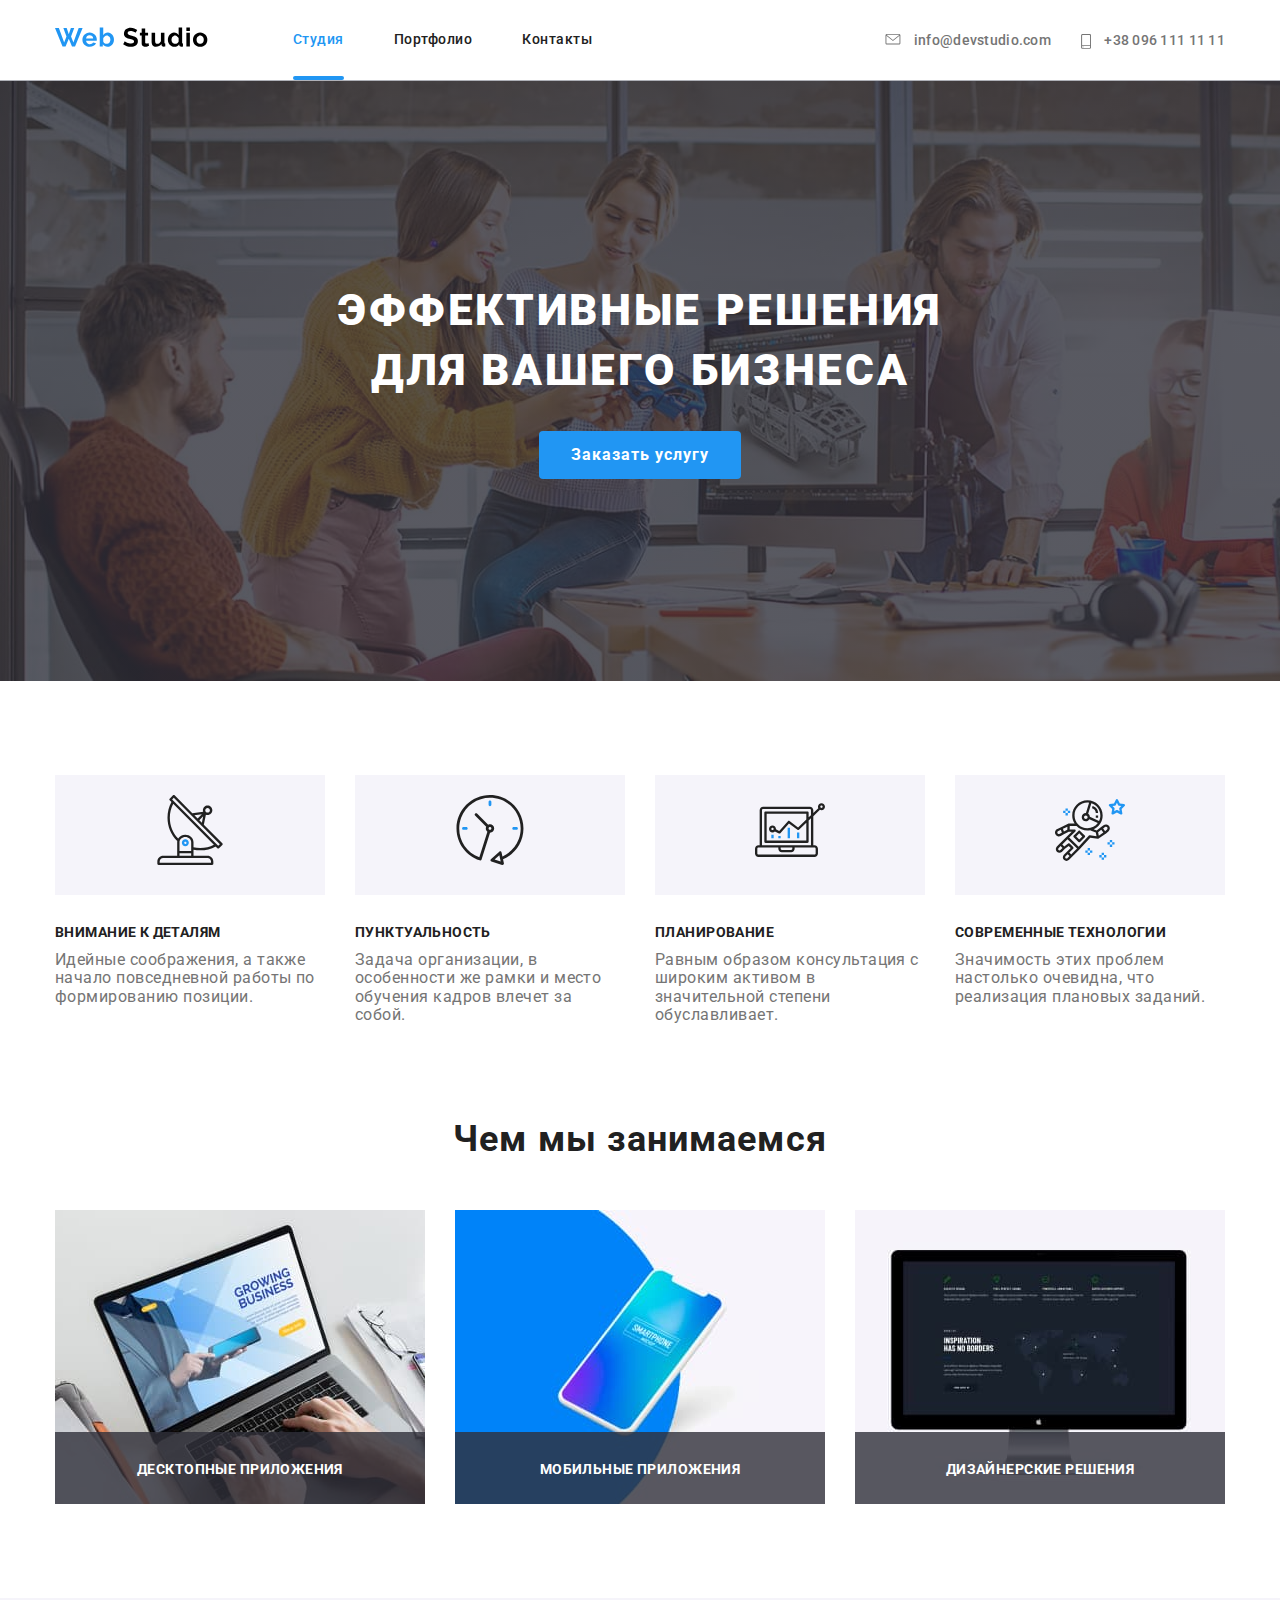
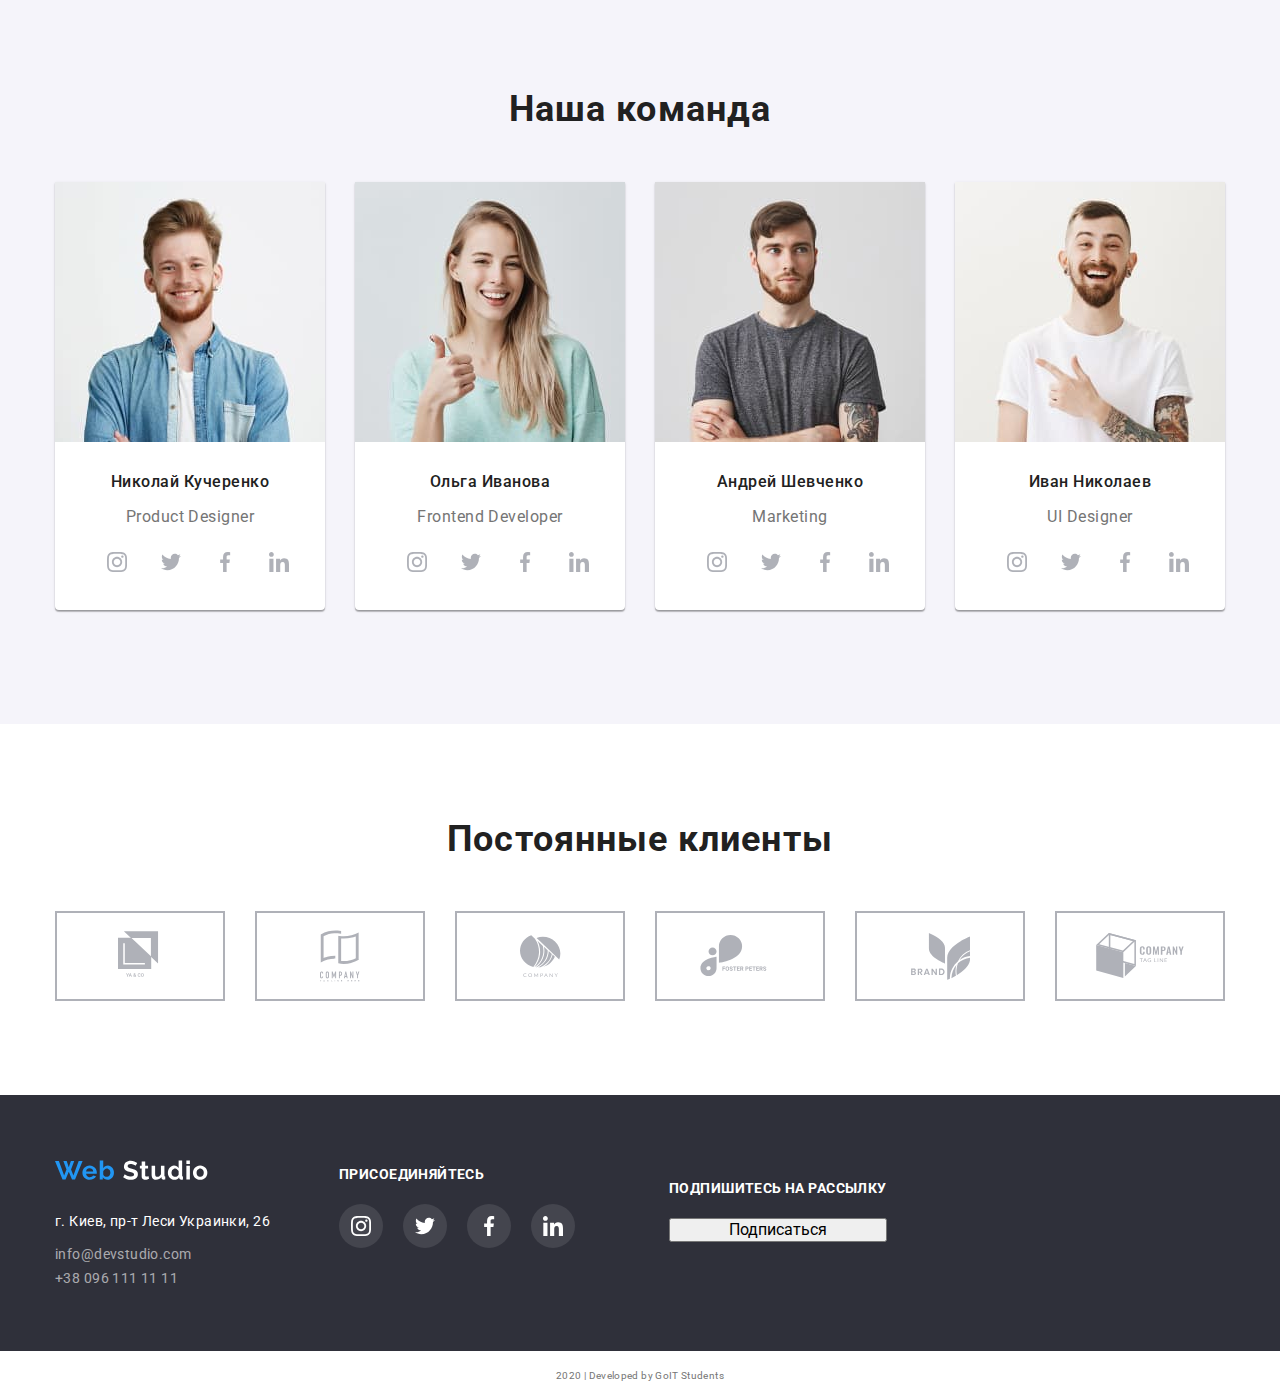
<file: index.html>
<!DOCTYPE html>
<html lang="ru">
  <head>
    <meta charset="UTF-8" />
    <meta name="viewport" content="width=device-width, initial-scale=1.0" />
    <title class="logo">WebStudio</title>
    <link
      href="https://fonts.googleapis.com/css2?family=Raleway:wght@700&family=Roboto:wght@400;500;700;900&display=swap"
      rel="stylesheet"
    />
    <link
      rel="stylesheet"
      href="https://cdnjs.cloudflare.com/ajax/libs/modern-normalize/0.6.0/modern-normalize.min.css"
    />
    <link rel="stylesheet" href="./css/main.css" />
    <link rel="stylesheet" href="./css/webstud.css" />
  </head>
  <body>
    <header class="page-header">
      <div class="container main-nav">
        <!-- ВОПРОС -->
        <nav class="main-nav">
          <a href="./index.html" class="logo">
            <svg class="icon-log">
              <use href="./images/sprite.svg#icon-webstudioheader"></use>
            </svg>
          </a>
          <ul class="site-nav list">
            <li class="item">
              <a href="./index.html" class="link current">Студия</a>
            </li>
            <li class="item">
              <a href="./portfolio.html" class="link">Портфолио</a>
            </li>
            <li class="item"><a href="" class="link">Контакты</a></li>
          </ul>
        </nav>

        <ul class="site-cont list">
          <li class="item">
            <a href="mailto:info@devstudio.com" class="address">
              <svg class="envelope">
                <use href="./images/sprite.svg#icon-envelope"></use>
              </svg>
              info@devstudio.com
            </a>
          </li>
          <li class="item">
            <a href="tel:+380961111111" class="address">
              <svg class="smartphone">
                <use href="./images/sprite.svg#icon-smartphone"></use>
              </svg>
              +38 096 111 11 11
            </a>
          </li>
        </ul>
      </div>
    </header>

    <main>
      <!-- Герой -->
      <section class="banner">
        <div class="centered-banner">
          <h1 class="banner-title">
            Эффективные решения <br />
            для вашего бизнеса
          </h1>
          <button type="button" class="banner-btn">
            <span class="banner-btn-text">Заказать услугу</span>
          </button>
        </div>
      </section>

      <!-- Особенности-->
      <section class="feature-section">
        <div class="container">
          <ul class="feature list">
            <li class="feature-item">
              <div class="feature-icon-bg">
                <svg class="feature-icon">
                  <use href="./images/sprite.svg#icon-antenna1"></use>
                </svg>
              </div>
              <h3 class="title">Внимание к деталям</h3>
              <p class="text">
                Идейные соображения, а также начало повседневной работы по
                формированию позиции.
              </p>
            </li>
            <li class="feature-item">
              <div class="feature-icon-bg">
                <svg class="feature-icon">
                  <use href="./images/sprite.svg#icon-clock1"></use>
                </svg>
              </div>
              <h3 class="title">Пунктуальность</h3>
              <p class="text">
                Задача организации, в особенности же рамки и место обучения
                кадров влечет за собой.
              </p>
            </li>
            <li class="feature-item">
              <div class="feature-icon-bg">
                <svg class="feature-icon">
                  <use href="./images/sprite.svg#icon-diagram1"></use>
                </svg>
              </div>
              <h3 class="title">Планирование</h3>
              <p class="text">
                Равным образом консультация с широким активом в значительной
                степени обуславливает.
              </p>
            </li>
            <li class="feature-item">
              <div class="feature-icon-bg">
                <svg class="feature-icon">
                  <use href="./images/sprite.svg#icon-astronaut1"></use>
                </svg>
              </div>
              <h3 class="title">Современные технологии</h3>
              <p class="text">
                Значимость этих проблем настолько очевидна, что реализация
                плановых заданий.
              </p>
            </li>
          </ul>
        </div>
      </section>

      <!-- Наши услуги -->
      <section class="wwd-section">
        <div class="container">
          <h2 class="section-title">Чем мы занимаемся</h2>
          <ul class="service list">
            <li class="service-item">
              <div class="wwd-position">
                <img
                  src="./images/laptop.jpg"
                  alt="Ноутбук"
                  width="370"
                  height="294"
                />
                <h3 class="subtitle">Десктопные приложения</h3>
              </div>
            </li>

            <li class="service-item">
              <div class="wwd-position">
                <img
                  src="./images/phone.jpg"
                  alt="Смартфон"
                  width="370"
                  height="294"
                />
                <h3 class="subtitle">Мобильные приложения</h3>
              </div>
            </li>

            <li class="service-item">
              <div class="wwd-position">
                <img
                  src="./images/pc.jpg"
                  alt="Монитор"
                  width="370"
                  height="294"
                />
                <h3 class="subtitle">Дизайнерские решения</h3>
              </div>
            </li>
          </ul>
        </div>
      </section>

      <!-- Наша команда -->
      <section class="team-section">
        <div class="container">
          <h2 class="section-title">Наша команда</h2>
          <ul class="team list">
            <li class="team-card">
              <img
                class="team-member"
                src="./images/nikolay.jpg"
                alt="Фото Николая"
                width="270"
                height="260"
              />

              <h3 class="subtitle">Николай Кучеренко</h3>
              <p class="text">Product Designer</p>
              <ul class="team-links">
                <li class="team-link">
                  <a href="" aria-label="Instagram" class="logo-link">
                    <svg class="team-icon">
                      <use href="./images/sprite.svg#icon-instagram1"></use>
                    </svg>
                  </a>
                </li>
                <li class="team-link">
                  <a href="" aria-label="Twitter" class="logo-link">
                    <svg class="team-icon">
                      <use href="./images/sprite.svg#icon-twitter1"></use>
                    </svg>
                  </a>
                </li>
                <li class="team-link">
                  <a href="" aria-label="Facebook" class="logo-link">
                    <svg class="team-icon">
                      <use href="./images/sprite.svg#icon-facebook1"></use>
                    </svg>
                  </a>
                </li>
                <li class="team-link">
                  <a href="" aria-label="Linkedin" class="logo-link">
                    <svg class="team-icon">
                      <use href="./images/sprite.svg#icon-linkedin1"></use>
                    </svg>
                  </a>
                </li>
              </ul>
            </li>
            <li class="team-card">
              <img
                class="team-member"
                src="./images/olga.jpg"
                alt="Фото Ольги"
                width="270"
                height="260"
              />

              <h3 class="subtitle">Ольга Иванова</h3>
              <p class="text">Frontend Developer</p>
              <ul class="team-links">
                <li class="team-link">
                  <a href="" aria-label="Instagram" class="logo-link">
                    <svg class="team-icon">
                      <use href="./images/sprite.svg#icon-instagram1"></use>
                    </svg>
                  </a>
                </li>
                <li class="team-link">
                  <a href="" aria-label="Twitter" class="logo-link">
                    <svg class="team-icon">
                      <use href="./images/sprite.svg#icon-twitter1"></use>
                    </svg>
                  </a>
                </li>
                <li class="team-link">
                  <a href="" aria-label="Facebook" class="logo-link">
                    <svg class="team-icon">
                      <use href="./images/sprite.svg#icon-facebook1"></use>
                    </svg>
                  </a>
                </li>
                <li class="team-link">
                  <a href="" aria-label="Linkedin" class="logo-link">
                    <svg class="team-icon">
                      <use href="./images/sprite.svg#icon-linkedin1"></use>
                    </svg>
                  </a>
                </li>
              </ul>
            </li>
            <li class="team-card">
              <img
                class="team-member"
                src="./images/andrey.jpg"
                alt="Фото Андрея"
                width="270"
                height="260"
              />

              <h3 class="subtitle">Андрей Шевченко</h3>
              <p class="text">Marketing</p>
              <ul class="team-links">
                <li class="team-link">
                  <a href="" aria-label="Instagram" class="logo-link">
                    <svg class="team-icon">
                      <use href="./images/sprite.svg#icon-instagram1"></use>
                    </svg>
                  </a>
                </li>
                <li class="team-link">
                  <a href="" aria-label="Twitter" class="logo-link">
                    <svg class="team-icon">
                      <use href="./images/sprite.svg#icon-twitter1"></use>
                    </svg>
                  </a>
                </li>
                <li class="team-link">
                  <a href="" aria-label="Facebook" class="logo-link">
                    <svg class="team-icon">
                      <use href="./images/sprite.svg#icon-facebook1"></use>
                    </svg>
                  </a>
                </li>
                <li class="team-link">
                  <a href="" aria-label="Linkedin" class="logo-link">
                    <svg class="team-icon">
                      <use href="./images/sprite.svg#icon-linkedin1"></use>
                    </svg>
                  </a>
                </li>
              </ul>
            </li>
            <li class="team-card">
              <img
                class="team-member"
                src="./images/ivan.jpg"
                alt="Фото Ивана"
                width="270"
                height="260"
              />

              <h3 class="subtitle">Иван Николаев</h3>
              <p class="text">UI Designer</p>
              <ul class="team-links">
                <li class="team-link">
                  <a href="" aria-label="Instagram" class="logo-link">
                    <svg class="team-icon">
                      <use href="./images/sprite.svg#icon-instagram1"></use>
                    </svg>
                  </a>
                </li>
                <li class="team-link">
                  <a href="" aria-label="Twitter" class="logo-link">
                    <svg class="team-icon">
                      <use href="./images/sprite.svg#icon-twitter1"></use>
                    </svg>
                  </a>
                </li>
                <li class="team-link">
                  <a href="" aria-label="Facebook" class="logo-link">
                    <svg class="team-icon">
                      <use href="./images/sprite.svg#icon-facebook1"></use>
                    </svg>
                  </a>
                </li>
                <li class="team-link">
                  <a href="" aria-label="Linkedin" class="logo-link">
                    <svg class="team-icon">
                      <use href="./images/sprite.svg#icon-linkedin1"></use>
                    </svg>
                  </a>
                </li>
              </ul>
            </li>
          </ul>
        </div>
      </section>

      <!-- Партнёры -->
      <section class="partners-section">
        <div class="container">
          <h2 class="section-title">Постоянные клиенты</h2>
          <ul class="list">
            <li class="partner-item">
              <a class="item-link" href="">
                <svg class="partner-icon1 icon-hover">
                  <use href="./images/sprite.svg#icon-logo1"></use>
                </svg>
              </a>
            </li>
            <li class="partner-item">
              <a class="item-link" href="">
                <svg class="partner-icon2 icon-hover">
                  <use href="./images/sprite.svg#icon-logo2"></use>
                </svg>
              </a>
            </li>
            <li class="partner-item">
              <a class="item-link" href="">
                <svg class="partner-icon3 icon-hover">
                  <use href="./images/sprite.svg#icon-logo3"></use>
                </svg>
              </a>
            </li>
            <li class="partner-item">
              <a class="item-link" href="">
                <svg class="partner-icon4 icon-hover">
                  <use href="./images/sprite.svg#icon-logo4"></use>
                </svg>
              </a>
            </li>
            <li class="partner-item">
              <a class="item-link" href="">
                <svg class="partner-icon5 icon-hover">
                  <use href="./images/sprite.svg#icon-logo5"></use>
                </svg>
              </a>
            </li>
            <li class="partner-item">
              <a class="item-link" href="">
                <svg class="partner-icon6 icon-hover">
                  <use href="./images/sprite.svg#icon-logo6"></use>
                </svg>
              </a>
            </li>
          </ul>
        </div>
      </section>
    </main>

    <!-- Подвал страницы -->
    <footer>
      <!-- Адрес -->
      <section class="footer">
        <div class="container footer-cont">
          <div class="footer-flex">
            <div class="footer-adress">
              <a href="./index.html">
                <svg class="footer-logo">
                  <use href="./images/sprite.svg#icon-webstudiofooter"></use>
                </svg>
              </a>

              <address class="address-item">
                <p class="footer-text">г. Киев, пр-т Леси Украинки, 26</p>
                <a href="mailto:info@devstudio.com" class="footer-address-email"
                  >info@devstudio.com</a
                >
                <br />
                <a href="tel:+380961111111" class="footer-address-phone"
                  >+38 096 111 11 11</a
                >
              </address>
            </div>

            <!-- Социальные сети -->
            <div class="footer-join">
              <b class="call-to-action"> присоединяйтесь </b>
              <ul class="call-to-action-list-flex list">
                <li class="social-link-li">
                  <a
                    class="footer-icon-flex"
                    href=""
                    aria-label="Ссылка на Instagram"
                  >
                    <svg class="footer-icon">
                      <use href="./images/sprite.svg#icon-instagram2"></use>
                    </svg>
                  </a>
                </li>
                <li class="social-link-li">
                  <a
                    class="footer-icon-flex"
                    href=""
                    aria-label="Ссылка на Twitter"
                  >
                    <svg class="footer-icon">
                      <use href="./images/sprite.svg#icon-twitter2"></use>
                    </svg>
                  </a>
                </li>
                <li class="social-link-li">
                  <a
                    class="footer-icon-flex"
                    href=""
                    aria-label="Ссылка на Facebook"
                  >
                    <svg class="footer-icon">
                      <use href="./images/sprite.svg#icon-facebook2"></use>
                    </svg>
                  </a>
                </li>
                <li class="social-link-li">
                  <a
                    class="footer-icon-flex"
                    href=""
                    aria-label="Ссылка на Linkedin"
                  >
                    <svg class="footer-icon">
                      <use href="./images/sprite.svg#icon-linkedin2"></use>
                    </svg>
                  </a>
                </li>
              </ul>
            </div>
            <!-- Подписка -->
            <div class="subscribe-footer">
              <h3 class="call-to-action">Подпишитесь на рассылку</h3>
              <button>Подписаться</button>
            </div>
          </div>
        </div>
      </section>
      <p class="bottom"><small>2020 | Developed by GoIT Students</small></p>
    </footer>
  </body>
</html>
</file>
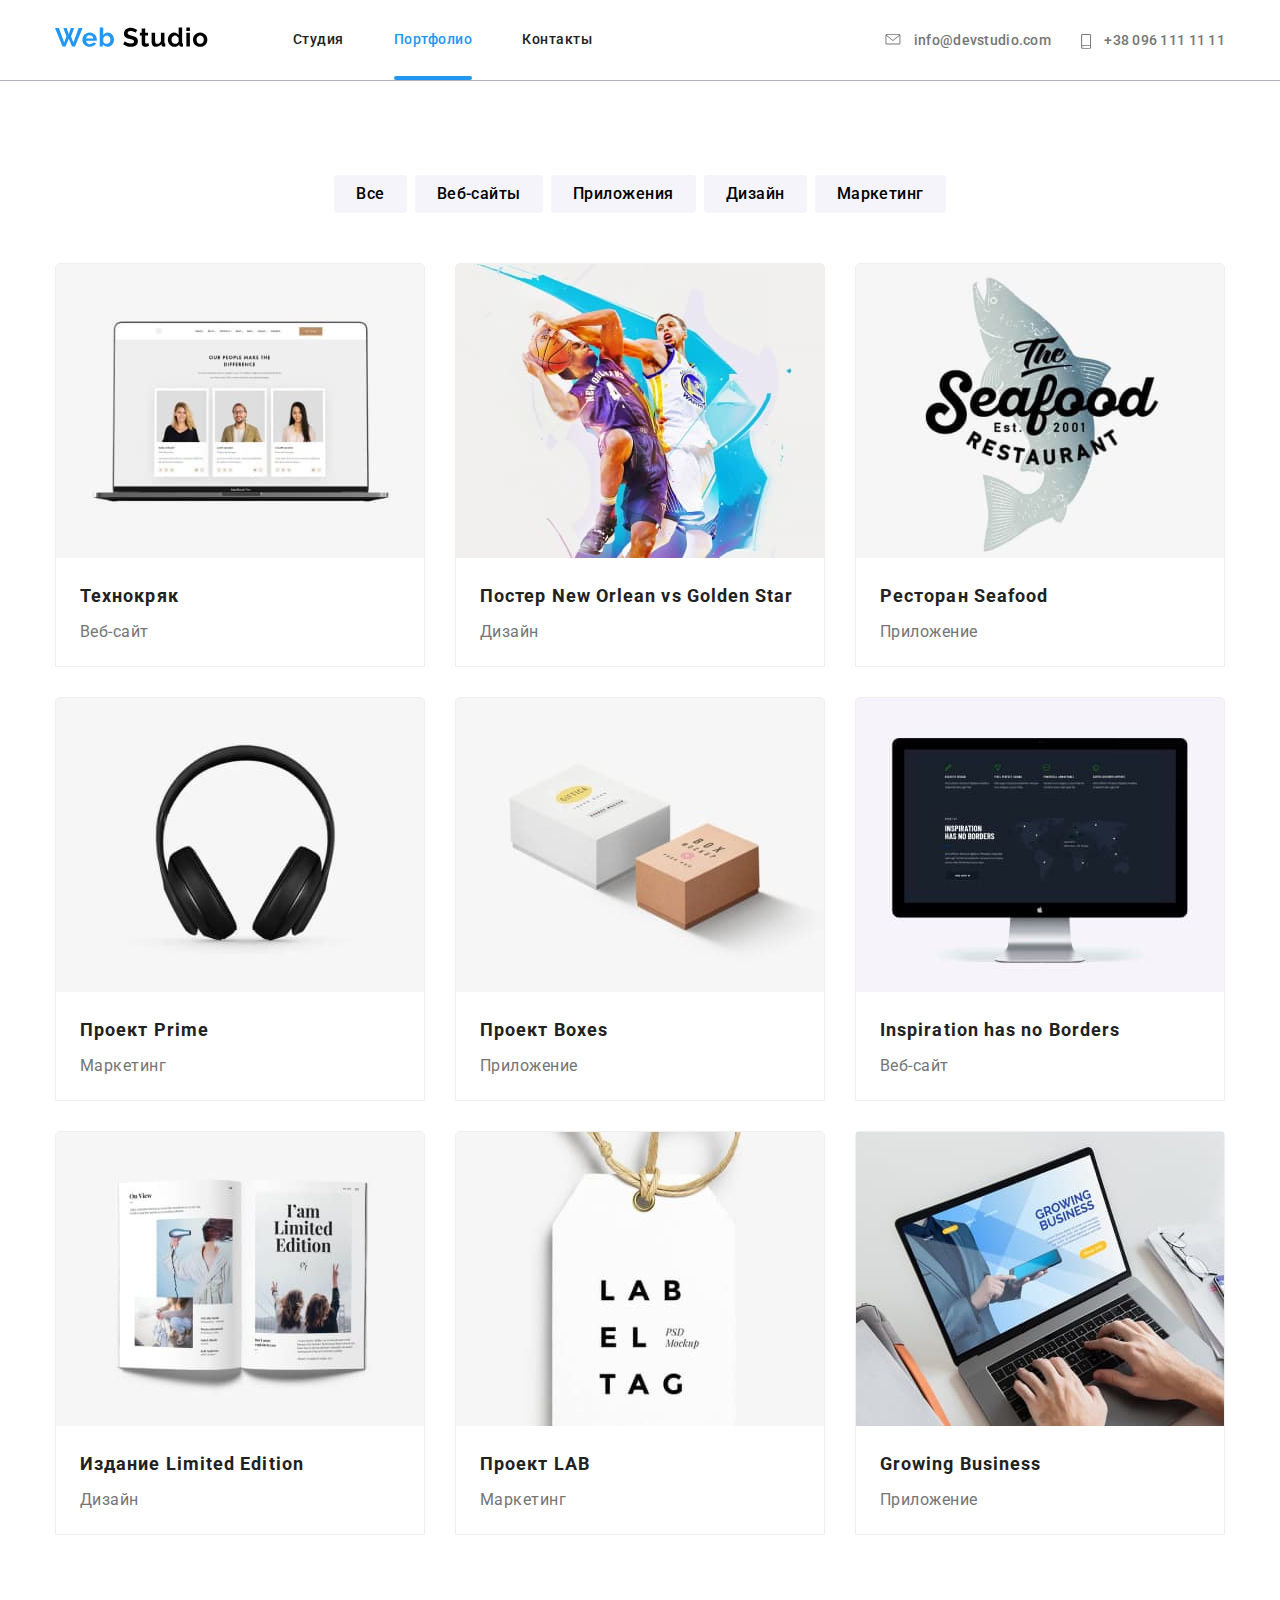
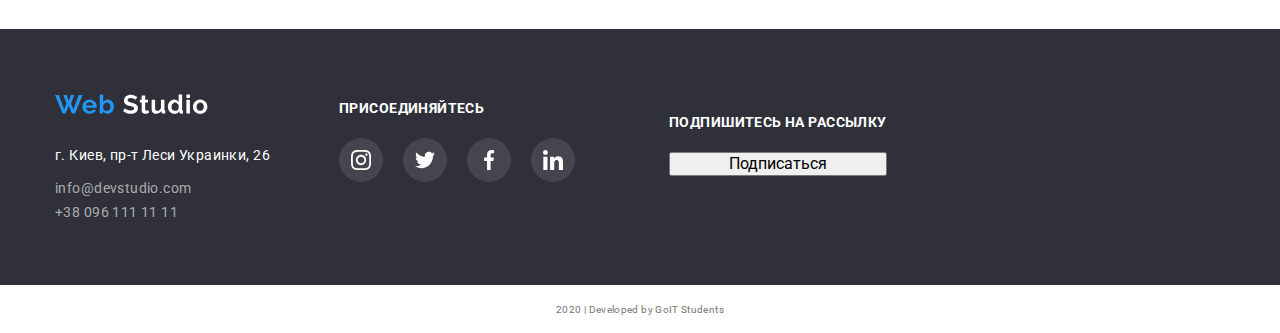
<file: portfolio.html>
<!DOCTYPE html>
<html lang="ru">
  <head>
    <meta charset="UTF-8" />
    <meta name="viewport" content="width=device-width, initial-scale=1.0" />
    <title>Portfolio</title>
    <link
      href="https://fonts.googleapis.com/css2?family=Raleway:wght@700&family=Roboto:wght@400;500;700;900&display=swap"
      rel="stylesheet"
    />
    <link
      rel="stylesheet"
      href="https://cdnjs.cloudflare.com/ajax/libs/modern-normalize/0.6.0/modern-normalize.min.css"
    />
    <link rel="stylesheet" href="./css/main.css" />
    <link rel="stylesheet" href="./css/portfolio.css" />
  </head>
  <body>
    <!-- Шапка страницы -->
    <header class="page-header">
      <div class="container main-nav">
        <!-- ВОПРОС -->
        <nav class="main-nav">
          <a href="./index.html" class="logo">
            <svg class="icon-log">
              <use href="./images/sprite.svg#icon-webstudioheader"></use>
            </svg>
          </a>
          <ul class="site-nav list">
            <li class="item">
              <a href="./index.html" class="link">Студия</a>
            </li>
            <li class="item">
              <a href="./portfolio.html" class="link current">Портфолио</a>
            </li>
            <li class="item"><a href="" class="link">Контакты</a></li>
          </ul>
        </nav>

        <ul class="site-cont list">
          <li class="item">
            <a href="mailto:info@devstudio.com" class="address">
              <svg class="envelope">
                <use href="./images/sprite.svg#icon-envelope"></use>
              </svg>
              info@devstudio.com
            </a>
          </li>
          <li class="item">
            <a href="tel:+380961111111" class="address">
              <svg class="smartphone">
                <use href="./images/sprite.svg#icon-smartphone"></use>
              </svg>
              +38 096 111 11 11
            </a>
          </li>
        </ul>
      </div>
    </header>
    <!-- Уникальный  контент -->
    <main>
      <!-- Примеры работ -->
      <section class="main-section">
        <div class="container">
          <!-- <h1>Галлерея работ</h1> -->
          <ul class="button-portfolio list">
            <li class="filter-btn">
              <button type="button" class="btn-portf">
                <span class="btn-text">Все</span>
              </button>
            </li>
            <li class="filter-btn">
              <button type="button" class="btn-portf">
                <span class="btn-text">Веб-сайты</span>
              </button>
            </li>
            <li class="filter-btn">
              <button type="button" class="btn-portf">
                <span class="btn-text">Приложения</span>
              </button>
            </li>
            <li class="filter-btn">
              <button type="button" class="btn-portf">
                <span class="btn-text">Дизайн</span>
              </button>
            </li>
            <li class="filter-btn">
              <button type="button" class="btn-portf">
                <span class="btn-text">Маркетинг</span>
              </button>
            </li>
          </ul>

          <ul class="filter-items">
            <li class="filter-item">
              <a href="" class="link">
                <div class="filter-overlay">
                  <img src="./images/img.jpg" alt="" />
                  <div class="filter-animation">
                    <p class="filter-text">
                      Технокряк это современная площадка распространения
                      коронавируса. Компании используют эту платформу для
                      цифрового шпионажа и атак на защищённые сервера
                      конкурентов.
                    </p>
                  </div>
                </div>
                <h2 class="title">Технокряк</h2>
                <p class="text">Веб-сайт</p>
              </a>
            </li>
            <li class="filter-item">
              <a href="" class="link">
                <div class="filter-overlay">
                  <img src="./images/img2.jpg" alt="" />
                  <div class="filter-animation">
                    <p class="filter-text">
                      Технокряк это современная площадка распространения
                      коронавируса. Компании используют эту платформу для
                      цифрового шпионажа и атак на защищённые сервера
                      конкурентов.
                    </p>
                  </div>
                </div>
                <h2 class="title">Постер New Orlean vs Golden Star</h2>
                <p class="text">Дизайн</p>
              </a>
            </li>
            <li class="filter-item">
              <a href="" class="link">
                <div class="filter-overlay">
                  <img src="./images/img3.jpg" alt="" />
                  <div class="filter-animation">
                    <p class="filter-text">
                      Технокряк это современная площадка распространения
                      коронавируса. Компании используют эту платформу для
                      цифрового шпионажа и атак на защищённые сервера
                      конкурентов.
                    </p>
                  </div>
                </div>
                <h2 class="title">Ресторан Seafood</h2>
                <p class="text">Приложение</p>
              </a>
            </li>
            <li class="filter-item">
              <a href="" class="link">
                <div class="filter-overlay">
                  <img src="./images/img4.jpg" alt="" />
                  <div class="filter-animation">
                    <p class="filter-text">
                      Технокряк это современная площадка распространения
                      коронавируса. Компании используют эту платформу для
                      цифрового шпионажа и атак на защищённые сервера
                      конкурентов.
                    </p>
                  </div>
                </div>
                <h2 class="title">Проект Prime</h2>
                <p class="text">Маркетинг</p>
              </a>
            </li>
            <li class="filter-item">
              <a href="" class="link">
                <div class="filter-overlay">
                  <img src="./images/img5.jpg" alt="" />
                  <div class="filter-animation">
                    <p class="filter-text">
                      Технокряк это современная площадка распространения
                      коронавируса. Компании используют эту платформу для
                      цифрового шпионажа и атак на защищённые сервера
                      конкурентов.
                    </p>
                  </div>
                </div>
                <h2 class="title">Проект Boxes</h2>
                <p class="text">Приложение</p>
              </a>
            </li>
            <li class="filter-item">
              <a href="" class="link">
                <div class="filter-overlay">
                  <img src="./images/img6.jpg" alt="" />
                  <div class="filter-animation">
                    <p class="filter-text">
                      Технокряк это современная площадка распространения
                      коронавируса. Компании используют эту платформу для
                      цифрового шпионажа и атак на защищённые сервера
                      конкурентов.
                    </p>
                  </div>
                </div>
                <h2 class="title">Inspiration has no Borders</h2>
                <p class="text">Веб-сайт</p>
              </a>
            </li>
            <li class="filter-item">
              <a href="" class="link">
                <div class="filter-overlay">
                  <img src="./images/img7.jpg" alt="" />
                  <div class="filter-animation">
                    <p class="filter-text">
                      Технокряк это современная площадка распространения
                      коронавируса. Компании используют эту платформу для
                      цифрового шпионажа и атак на защищённые сервера
                      конкурентов.
                    </p>
                  </div>
                </div>
                <h2 class="title">Издание Limited Edition</h2>
                <p class="text">Дизайн</p>
              </a>
            </li>
            <li class="filter-item">
              <a href="" class="link">
                <div class="filter-overlay">
                  <img src="./images/img8.jpg" alt="" />
                  <div class="filter-animation">
                    <p class="filter-text">
                      Технокряк это современная площадка распространения
                      коронавируса. Компании используют эту платформу для
                      цифрового шпионажа и атак на защищённые сервера
                      конкурентов.
                    </p>
                  </div>
                </div>
                <h2 class="title">Проект LAB</h2>
                <p class="text">Маркетинг</p>
              </a>
            </li>
            <li class="filter-item">
              <a href="" class="link">
                <div class="filter-overlay">
                  <img src="./images/img9.jpg" alt="" />
                  <div class="filter-animation">
                    <p class="filter-text">
                      Технокряк это современная площадка распространения
                      коронавируса. Компании используют эту платформу для
                      цифрового шпионажа и атак на защищённые сервера
                      конкурентов.
                    </p>
                  </div>
                </div>
                <h2 class="title">Growing Business</h2>
                <p class="text">Приложение</p>
              </a>
            </li>
          </ul>
        </div>
      </section>
    </main>

    <!-- Подвал страницы -->
    <footer>
      <!-- Адрес -->
      <section class="footer">
        <div class="container footer-cont">
          <div class="footer-flex">
            <div class="footer-adress">
              <a href="./index.html">
                <svg class="footer-logo">
                  <use href="./images/sprite.svg#icon-webstudiofooter"></use>
                </svg>
              </a>

              <address class="address-item">
                <p class="footer-text">г. Киев, пр-т Леси Украинки, 26</p>
                <a href="mailto:info@devstudio.com" class="footer-address-email"
                  >info@devstudio.com</a
                >
                <br />
                <a href="tel:+380961111111" class="footer-address-phone"
                  >+38 096 111 11 11</a
                >
              </address>
            </div>

            <!-- Социальные сети -->
            <div class="footer-join">
              <b class="call-to-action"> присоединяйтесь </b>
              <ul class="call-to-action-list-flex list">
                <li class="social-link-li">
                  <a
                    class="footer-icon-flex"
                    href=""
                    aria-label="Ссылка на Instagram"
                  >
                    <svg class="footer-icon">
                      <use href="./images/sprite.svg#icon-instagram2"></use>
                    </svg>
                  </a>
                </li>
                <li class="social-link-li">
                  <a
                    class="footer-icon-flex"
                    href=""
                    aria-label="Ссылка на Twitter"
                  >
                    <svg class="footer-icon">
                      <use href="./images/sprite.svg#icon-twitter2"></use>
                    </svg>
                  </a>
                </li>
                <li class="social-link-li">
                  <a
                    class="footer-icon-flex"
                    href=""
                    aria-label="Ссылка на Facebook"
                  >
                    <svg class="footer-icon">
                      <use href="./images/sprite.svg#icon-facebook2"></use>
                    </svg>
                  </a>
                </li>
                <li class="social-link-li">
                  <a
                    class="footer-icon-flex"
                    href=""
                    aria-label="Ссылка на Linkedin"
                  >
                    <svg class="footer-icon">
                      <use href="./images/sprite.svg#icon-linkedin2"></use>
                    </svg>
                  </a>
                </li>
              </ul>
            </div>
            <!-- Подписка -->
            <div class="subscribe-footer">
              <h3 class="call-to-action">Подпишитесь на рассылку</h3>
              <button>Подписаться</button>
            </div>
          </div>
        </div>
      </section>
      <p class="bottom"><small>2020 | Developed by GoIT Students</small></p>
    </footer>
  </body>
</html>
</file>
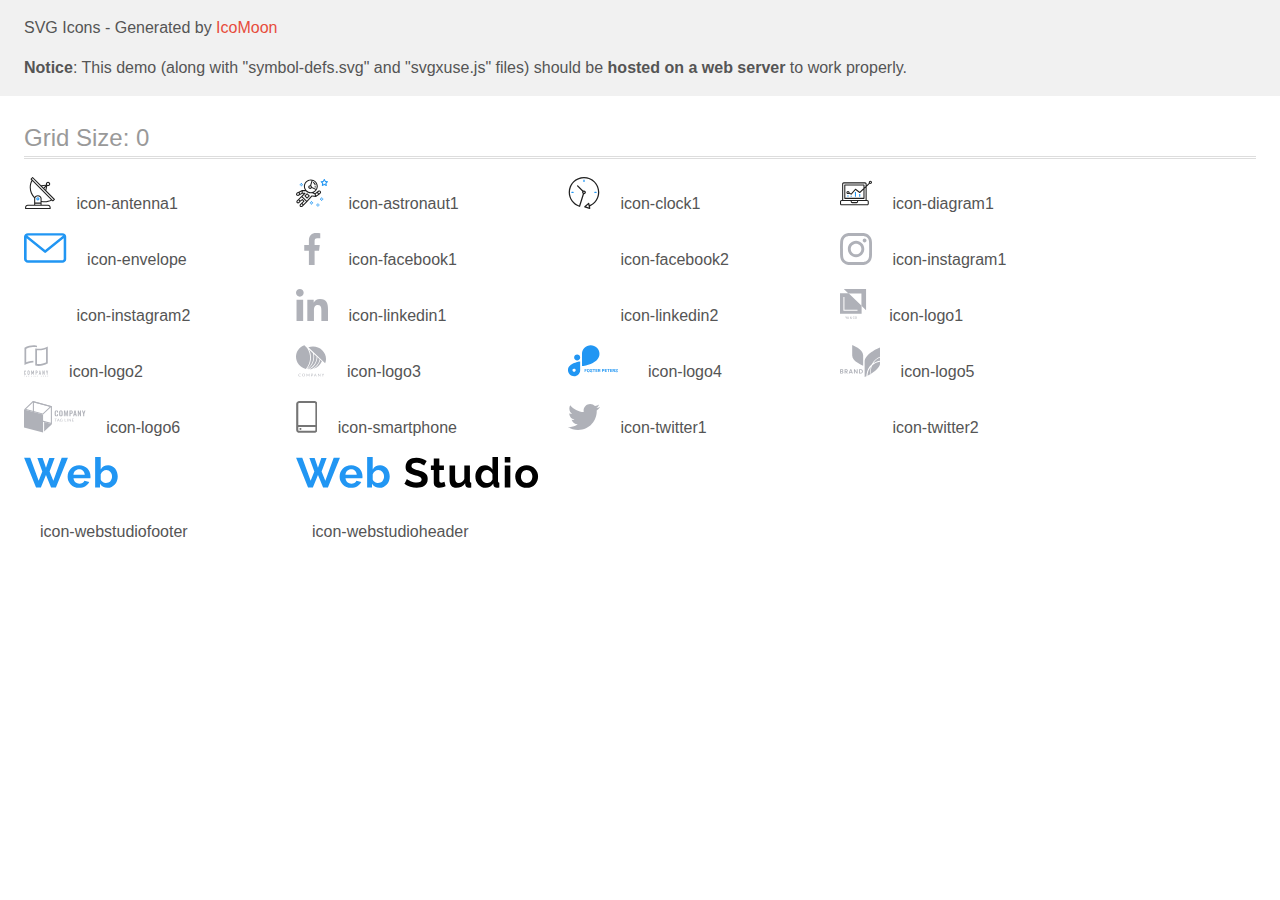
<file: svg/demo-external-svg.html>
<!doctype html>
<html>
<head>
    <title>IcoMoon - SVG Icons</title>
    <meta charset="utf-8">
    <meta name="viewport" content="width=device-width, initial-scale=1">
    <link rel="stylesheet" href="demo-files/demo.css">
    <link rel="stylesheet" href="style.css">
</head>
<body>
<header class="bgc1 clearfix">
<div class="mhl">
    <p>SVG Icons - Generated by <a href="https://icomoon.io/app">IcoMoon</a></p><p><strong>Notice</strong>: This demo (along with "symbol-defs.svg" and "svgxuse.js" files) should be <b>hosted on a web server</b> to work properly.</p>
</div>
</header>
    <div class="clearfix mhl ptl">
        <h1 class="mvm mtn fgc1">Grid Size: 0</h1>
        <div class="glyph fs1">
            <div class="clearfix pbs">
                <svg class="icon icon-antenna1"><use xlink:href="symbol-defs.svg#icon-antenna1"></use></svg><span class="name"> icon-antenna1</span>
            </div>
        </div>
        <div class="glyph fs1">
            <div class="clearfix pbs">
                <svg class="icon icon-astronaut1"><use xlink:href="symbol-defs.svg#icon-astronaut1"></use></svg><span class="name"> icon-astronaut1</span>
            </div>
        </div>
        <div class="glyph fs1">
            <div class="clearfix pbs">
                <svg class="icon icon-clock1"><use xlink:href="symbol-defs.svg#icon-clock1"></use></svg><span class="name"> icon-clock1</span>
            </div>
        </div>
        <div class="glyph fs1">
            <div class="clearfix pbs">
                <svg class="icon icon-diagram1"><use xlink:href="symbol-defs.svg#icon-diagram1"></use></svg><span class="name"> icon-diagram1</span>
            </div>
        </div>
        <div class="glyph fs1">
            <div class="clearfix pbs">
                <svg class="icon icon-envelope"><use xlink:href="symbol-defs.svg#icon-envelope"></use></svg><span class="name"> icon-envelope</span>
            </div>
        </div>
        <div class="glyph fs1">
            <div class="clearfix pbs">
                <svg class="icon icon-facebook1"><use xlink:href="symbol-defs.svg#icon-facebook1"></use></svg><span class="name"> icon-facebook1</span>
            </div>
        </div>
        <div class="glyph fs1">
            <div class="clearfix pbs">
                <svg class="icon icon-facebook2"><use xlink:href="symbol-defs.svg#icon-facebook2"></use></svg><span class="name"> icon-facebook2</span>
            </div>
        </div>
        <div class="glyph fs1">
            <div class="clearfix pbs">
                <svg class="icon icon-instagram1"><use xlink:href="symbol-defs.svg#icon-instagram1"></use></svg><span class="name"> icon-instagram1</span>
            </div>
        </div>
        <div class="glyph fs1">
            <div class="clearfix pbs">
                <svg class="icon icon-instagram2"><use xlink:href="symbol-defs.svg#icon-instagram2"></use></svg><span class="name"> icon-instagram2</span>
            </div>
        </div>
        <div class="glyph fs1">
            <div class="clearfix pbs">
                <svg class="icon icon-linkedin1"><use xlink:href="symbol-defs.svg#icon-linkedin1"></use></svg><span class="name"> icon-linkedin1</span>
            </div>
        </div>
        <div class="glyph fs1">
            <div class="clearfix pbs">
                <svg class="icon icon-linkedin2"><use xlink:href="symbol-defs.svg#icon-linkedin2"></use></svg><span class="name"> icon-linkedin2</span>
            </div>
        </div>
        <div class="glyph fs1">
            <div class="clearfix pbs">
                <svg class="icon icon-logo1"><use xlink:href="symbol-defs.svg#icon-logo1"></use></svg><span class="name"> icon-logo1</span>
            </div>
        </div>
        <div class="glyph fs1">
            <div class="clearfix pbs">
                <svg class="icon icon-logo2"><use xlink:href="symbol-defs.svg#icon-logo2"></use></svg><span class="name"> icon-logo2</span>
            </div>
        </div>
        <div class="glyph fs1">
            <div class="clearfix pbs">
                <svg class="icon icon-logo3"><use xlink:href="symbol-defs.svg#icon-logo3"></use></svg><span class="name"> icon-logo3</span>
            </div>
        </div>
        <div class="glyph fs1">
            <div class="clearfix pbs">
                <svg class="icon icon-logo4"><use xlink:href="symbol-defs.svg#icon-logo4"></use></svg><span class="name"> icon-logo4</span>
            </div>
        </div>
        <div class="glyph fs1">
            <div class="clearfix pbs">
                <svg class="icon icon-logo5"><use xlink:href="symbol-defs.svg#icon-logo5"></use></svg><span class="name"> icon-logo5</span>
            </div>
        </div>
        <div class="glyph fs1">
            <div class="clearfix pbs">
                <svg class="icon icon-logo6"><use xlink:href="symbol-defs.svg#icon-logo6"></use></svg><span class="name"> icon-logo6</span>
            </div>
        </div>
        <div class="glyph fs1">
            <div class="clearfix pbs">
                <svg class="icon icon-smartphone"><use xlink:href="symbol-defs.svg#icon-smartphone"></use></svg><span class="name"> icon-smartphone</span>
            </div>
        </div>
        <div class="glyph fs1">
            <div class="clearfix pbs">
                <svg class="icon icon-twitter1"><use xlink:href="symbol-defs.svg#icon-twitter1"></use></svg><span class="name"> icon-twitter1</span>
            </div>
        </div>
        <div class="glyph fs1">
            <div class="clearfix pbs">
                <svg class="icon icon-twitter2"><use xlink:href="symbol-defs.svg#icon-twitter2"></use></svg><span class="name"> icon-twitter2</span>
            </div>
        </div>
        <div class="glyph fs1">
            <div class="clearfix pbs">
                <svg class="icon icon-webstudiofooter"><use xlink:href="symbol-defs.svg#icon-webstudiofooter"></use></svg><span class="name"> icon-webstudiofooter</span>
            </div>
        </div>
        <div class="glyph fs1">
            <div class="clearfix pbs">
                <svg class="icon icon-webstudioheader"><use xlink:href="symbol-defs.svg#icon-webstudioheader"></use></svg><span class="name"> icon-webstudioheader</span>
            </div>
        </div>
  </div>
<script defer src="svgxuse.js"></script>
</body>
</html>
</file>
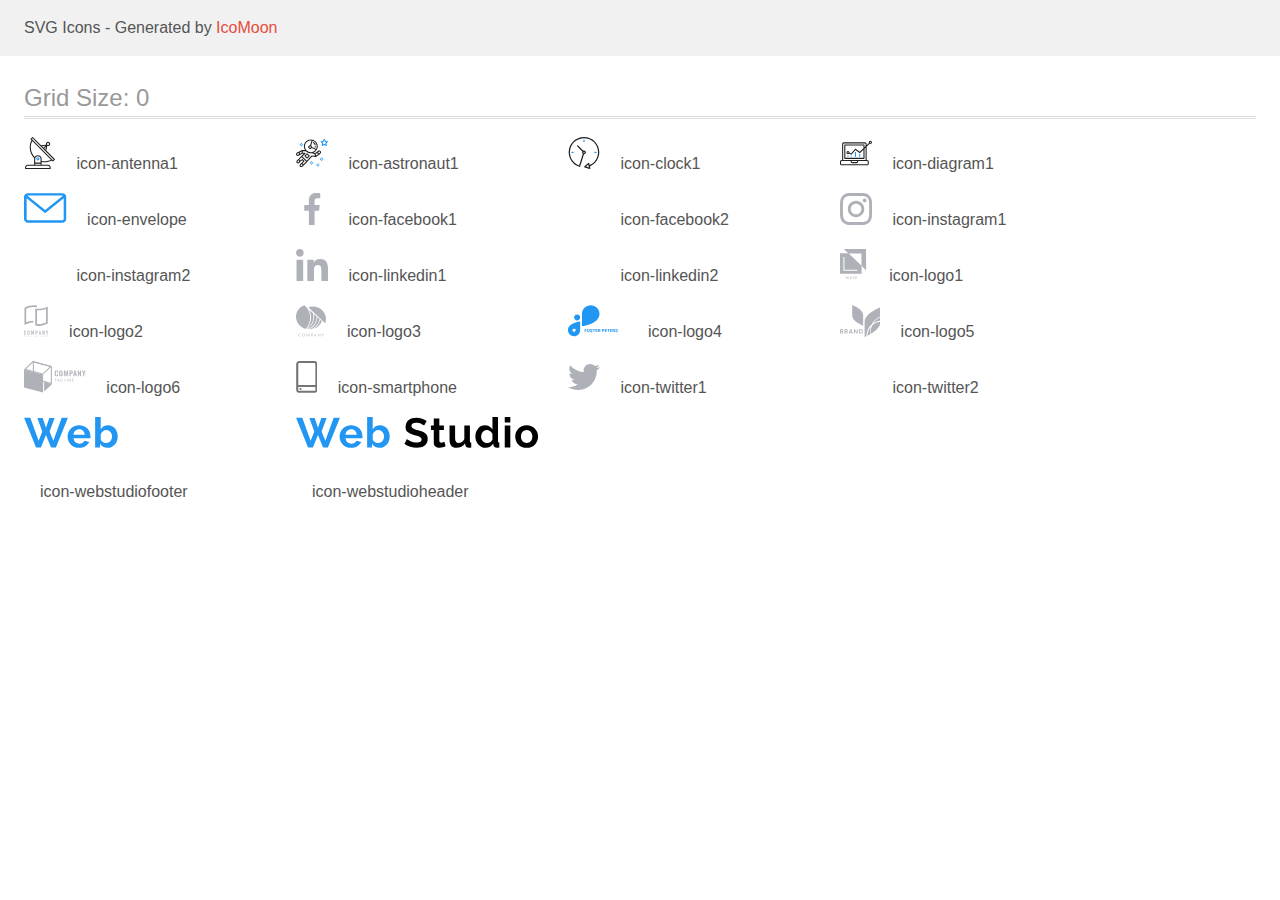
<file: svg/demo.html>
<!doctype html>
<html>
<head>
    <title>IcoMoon - SVG Icons</title>
    <meta charset="utf-8">
    <meta name="viewport" content="width=device-width, initial-scale=1">
    <link rel="stylesheet" href="demo-files/demo.css">
    <link rel="stylesheet" href="style.css">
</head>
<body>
<svg aria-hidden="true" style="position: absolute; width: 0; height: 0; overflow: hidden;" version="1.1" xmlns="http://www.w3.org/2000/svg" xmlns:xlink="http://www.w3.org/1999/xlink">
<defs>
<symbol id="icon-antenna1" viewBox="0 0 32 32">
<path fill="#212121" style="fill: var(--color1, #212121)" d="M30.773 22.098l-8.443-8.505 0.937-4.616c0.225 0.090 0.485 0.144 0.758 0.146h0.007c0.008 0 0.017 0 0.026 0 1.192 0 2.159-0.967 2.159-2.159s-0.967-2.159-2.159-2.159c-1.192 0-2.159 0.967-2.159 2.159 0 0.259 0.046 0.508 0.13 0.739l-0.005-0.015-4.96 0.606-8.091-8.133c-0.096-0.098-0.229-0.159-0.376-0.16h-0c-0.14 0.001-0.274 0.057-0.373 0.155l-1.512 1.504c-0.096 0.097-0.156 0.23-0.156 0.377s0.060 0.281 0.156 0.377v0l0.814 0.825c-1.143 2.062-1.816 4.522-1.816 7.139 0 4.106 1.656 7.824 4.336 10.525l-0.001-0.001c0.043 0.041 0.092 0.074 0.146 0.097-0.032 0.164-0.051 0.353-0.052 0.546v6.188h-6.4c-1.472 0.001-2.666 1.194-2.667 2.666v1.067c0 0.295 0.239 0.534 0.534 0.534h24.534c0.294 0 0.533-0.239 0.533-0.534v-1.067c-0.002-1.472-1.195-2.665-2.666-2.666h-6.4v-2.742c1.003 0.21 2.024 0.317 3.049 0.32 2.58-0.003 5.005-0.663 7.117-1.822l-0.077 0.039 0.818 0.823c0.099 0.101 0.235 0.159 0.376 0.16 0.14-0.001 0.274-0.057 0.373-0.155l1.512-1.504c0.096-0.097 0.156-0.23 0.156-0.377s-0.060-0.281-0.156-0.377v0zM23.28 6.233c0.193-0.192 0.459-0.31 0.752-0.31 0.589 0 1.067 0.478 1.067 1.066s-0.477 1.066-1.067 1.066c-0 0-0 0-0 0h-0.004c-0.587-0.003-1.061-0.479-1.061-1.066 0-0.295 0.12-0.563 0.314-0.756l0-0h-0.002zM22.024 9.737l-0.598 2.946-1.175-1.183 1.774-1.763zM21.419 8.835l-1.92 1.909-1.486-1.493 3.406-0.416zM24.004 28.8c0.884 0 1.6 0.716 1.6 1.6v0 0.534h-23.466v-0.534c0-0.884 0.716-1.6 1.6-1.6v0h20.267zM16.538 26.666v1.067h-5.334v-1.067h5.334zM11.204 25.6v-4.053c0-1.294 1.196-2.346 2.667-2.346s2.667 1.053 2.667 2.346v4.053h-5.334zM17.604 23.904v-2.357c0-1.882-1.675-3.413-3.733-3.413-0.017-0-0.038-0-0.058-0-1.353 0-2.54 0.707-3.213 1.771l-0.009 0.016c-2.36-2.482-3.812-5.846-3.812-9.55 0-2.314 0.567-4.496 1.569-6.414l-0.036 0.077 18.602 18.709c-1.823 0.947-3.979 1.502-6.266 1.502-1.079 0-2.128-0.124-3.136-0.357l0.093 0.018zM28.893 23.22l-21.057-21.181 0.754-0.752 7.935 7.98c0.004 0 0.006 0.007 0.010 0.010l13.114 13.191-0.757 0.752z"></path>
<path fill="#2196f3" style="fill: var(--color2, #2196f3)" d="M13.876 20.267h-0.005c-0.001 0-0.002 0-0.002 0-0.884 0-1.6 0.716-1.6 1.6s0.715 1.599 1.597 1.6h0.005c0.001 0 0.001 0 0.002 0 0.884 0 1.6-0.716 1.6-1.6s-0.715-1.599-1.598-1.6h-0zM14.249 22.245c-0.096 0.096-0.229 0.155-0.376 0.155-0.295 0-0.534-0.239-0.534-0.534s0.238-0.533 0.532-0.533h0c0.293 0.001 0.531 0.239 0.531 0.533 0 0.148-0.060 0.282-0.157 0.378l-0 0h0.005z"></path>
</symbol>
<symbol id="icon-astronaut1" viewBox="0 0 32 32">
<path fill="#2196f3" style="fill: var(--color2, #2196f3)" d="M31.974 4.524c-0.064-0.191-0.227-0.332-0.427-0.362l-0.003-0-1.911-0.278-0.855-1.731c-0.179-0.365-0.777-0.365-0.956 0l-0.855 1.731-1.911 0.278c-0.26 0.039-0.457 0.26-0.457 0.528 0 0.15 0.062 0.285 0.161 0.382l1.383 1.348-0.326 1.903c-0.034 0.2 0.048 0.402 0.212 0.522 0.166 0.12 0.383 0.135 0.562 0.040l1.709-0.899 1.709 0.899c0.072 0.038 0.157 0.060 0.247 0.060 0.295 0 0.534-0.239 0.534-0.534 0-0.031-0.003-0.062-0.008-0.092l0 0.003-0.326-1.903 1.383-1.348c0.099-0.097 0.161-0.233 0.161-0.382 0-0.059-0.009-0.115-0.027-0.168l0.001 0.004zM29.511 5.851c-0.126 0.122-0.183 0.299-0.153 0.472l0.191 1.114-1-0.526c-0.072-0.039-0.158-0.062-0.249-0.062s-0.177 0.023-0.252 0.063l0.003-0.001-1 0.526 0.191-1.114c0.005-0.027 0.008-0.058 0.008-0.090 0-0.15-0.062-0.285-0.161-0.382l-0.81-0.789 1.119-0.163c0.174-0.025 0.324-0.134 0.401-0.292l0.501-1.013 0.5 1.013c0.078 0.158 0.228 0.267 0.402 0.292l1.119 0.162-0.809 0.79zM26.134 20.522h-1.067v1.067h1.067v-1.067zM26.134 22.656h-1.067v1.066h1.067v-1.066zM27.2 21.589h-1.067v1.067h1.067v-1.067z"></path>
<path fill="#2196f3" style="fill: var(--color2, #2196f3)" d="M25.067 21.589h-1.067v1.067h1.067v-1.067zM22.4 26.389h-1.067v1.067h1.067v-1.067zM22.4 28.523h-1.067v1.067h1.067v-1.067zM23.467 27.456h-1.067v1.067h1.067v-1.067zM21.334 27.456h-1.067v1.067h1.067v-1.067zM16 24.256h-1.066v1.067h1.066v-1.067zM16 26.389h-1.066v1.067h1.066v-1.067zM17.067 25.322h-1.067v1.067h1.067v-1.067zM14.933 25.322h-1.066v1.067h1.067v-1.067zM5.867 6.122h-1.066v1.066h1.066v-1.066zM5.867 8.256h-1.066v1.066h1.066v-1.066zM6.933 7.189h-1.067v1.067h1.066v-1.067zM4.8 7.189h-1.067v1.067h1.067v-1.067z"></path>
<path fill="#212121" style="fill: var(--color1, #212121)" d="M24.715 14.16c-0.28-0.376-0.698-0.636-1.179-0.703l-0.009-0.001c-0.076-0.012-0.164-0.018-0.254-0.018-0.411 0-0.789 0.139-1.090 0.373l0.004-0.003-1.253 0.96-1.898 1.417-1.358-0.541c2.421-1.086 4.113-3.508 4.113-6.32 0-3.823-3.122-6.934-6.961-6.934s-6.961 3.11-6.961 6.934c0 1.386 0.415 2.674 1.12 3.759l-2.768-0.024c-0.009 0-0.016 0.005-0.023 0.005-0.057 0.003-0.11 0.014-0.159 0.033l0.004-0.001c-0.013 0.005-0.026 0.007-0.038 0.013-0.006 0.003-0.013 0.003-0.019 0.006l-3.233 1.596c-0 0-0.001 0-0.001 0.001l-1.893 0.91c-0.024 0.011-0.045 0.023-0.064 0.036l0.001-0.001c-0.482 0.324-0.795 0.867-0.795 1.483 0 0.297 0.073 0.577 0.201 0.823l-0.005-0.010c0.22 0.424 0.592 0.742 1.043 0.885l0.013 0.003c0.161 0.053 0.345 0.083 0.537 0.083 0.308 0 0.598-0.078 0.851-0.216l-0.009 0.005 1.388-0.738 2.264-1.169 1.357-0.008-5.442 5.415c0 0.001-0.001 0.001-0.001 0.001l-1.339 1.333c-0.303 0.299-0.49 0.714-0.49 1.173 0 0.002 0 0.004 0 0.005v-0c0 0.444 0.174 0.863 0.49 1.178 0.301 0.3 0.717 0.485 1.176 0.485 0.001 0 0.002 0 0.004 0h-0c0.428 0 0.854-0.162 1.18-0.485l1.314-1.309 1.741-1.3 0.901 0.897-3.102 3.088c-0.303 0.299-0.491 0.715-0.491 1.174 0 0.001 0 0.003 0 0.004v-0c0 0.445 0.174 0.864 0.49 1.179 0.302 0.3 0.717 0.485 1.176 0.485 0.001 0 0.002 0 0.003 0h-0c0.427 0 0.855-0.162 1.18-0.485l4.488-4.472c0.007-0.006 0.016-0.009 0.022-0.016l5.166-5.658 3.471 0.494c0.025 0.004 0.050 0.006 0.075 0.006 0.065 0 0.127-0.016 0.187-0.038 0.018-0.006 0.033-0.015 0.050-0.023 0.019-0.010 0.039-0.015 0.058-0.027l3.213-2.133c0.012-0.008 0.018-0.021 0.029-0.030 0.013-0.010 0.029-0.014 0.041-0.026l1.271-1.191c0.348-0.326 0.564-0.787 0.564-1.3 0-0.4-0.132-0.769-0.355-1.066l0.003 0.005zM2.13 17.77c-0.098 0.054-0.215 0.086-0.34 0.086-0.078 0-0.153-0.013-0.224-0.036l0.005 0.001c-0.294-0.093-0.504-0.364-0.504-0.683 0-0.236 0.114-0.445 0.29-0.575l0.002-0.001 1.314-0.632 0.316 0.924 0.133 0.389-0.992 0.527zM5.627 15.942l-1.548 0.8-0.255-0.746-0.184-0.537 2.027-1.001-0.040 1.484zM20.727 9.322c0 0.918-0.219 1.785-0.599 2.56l-4.181-1.899c-0.044-0.575-0.342-1.072-0.782-1.384l-0.006-0.004 1.463-4.861c2.378 0.756 4.105 2.974 4.105 5.588zM8.938 9.322c0-3.235 2.644-5.867 5.894-5.867 0.253 0 0.5 0.022 0.745 0.053l-1.432 4.753c-0.019 0-0.037-0.006-0.057-0.006-0 0-0.001 0-0.001 0-1.032 0-1.869 0.835-1.872 1.867v0c0.003 1.031 0.84 1.867 1.872 1.867 0 0 0.001 0 0.001 0h-0c0.695 0 1.295-0.383 1.618-0.944l3.863 1.755c-1.075 1.446-2.795 2.389-4.737 2.389-3.25 0-5.894-2.632-5.894-5.867zM14.895 10.122c0 0.441-0.362 0.8-0.806 0.8-0 0-0.001 0-0.001 0-0.443 0-0.802-0.358-0.804-0.8v-0c0-0.441 0.361-0.8 0.806-0.8s0.806 0.359 0.806 0.8zM2.464 25.146c-0.11 0.109-0.261 0.176-0.428 0.176s-0.317-0.067-0.427-0.175l0 0c-0.109-0.108-0.176-0.257-0.176-0.422s0.067-0.314 0.176-0.422l0-0 0.962-0.959 0.852 0.848-0.959 0.955zM5.678 28.88c-0.11 0.109-0.261 0.176-0.428 0.176s-0.317-0.067-0.427-0.175l0 0c-0.109-0.108-0.176-0.257-0.176-0.422s0.067-0.314 0.176-0.422l0-0 0.963-0.959 0.852 0.848-0.96 0.955zM9.16 25.411l-0.001 0.001-1.765 1.76-0.852-0.848 1.765-1.757c0.040-0.040 0.065-0.088 0.090-0.136 0.007-0.014 0.020-0.026 0.026-0.040 0.016-0.041 0.019-0.085 0.026-0.128 0.003-0.025 0.014-0.048 0.014-0.073 0-0.035-0.013-0.070-0.020-0.105-0.006-0.032-0.006-0.064-0.019-0.096-0.025-0.053-0.055-0.098-0.092-0.138l0 0c-0.010-0.012-0.014-0.027-0.025-0.038h-0.001s0-0.001-0.001-0.002l-1.607-1.6c-0.017-0.017-0.039-0.024-0.058-0.038-0.025-0.021-0.054-0.040-0.084-0.057l-0.003-0.001c-0.027-0.013-0.058-0.024-0.090-0.031l-0.003-0.001c-0.030-0.009-0.065-0.017-0.101-0.020l-0.002-0c-0.007-0-0.015-0.001-0.023-0.001-0.026 0-0.051 0.002-0.075 0.005l0.003-0c-0.036 0.005-0.069 0.009-0.104 0.021-0.036 0.013-0.068 0.028-0.097 0.046l0.002-0.001c-0.020 0.011-0.042 0.015-0.061 0.029l-1.773 1.324-0.901-0.897 2.399-2.386 4.361 4.289-0.928 0.919zM15.979 18.394c-0.015-0.002-0.030 0.004-0.045 0.003-0.008-0-0.017-0.001-0.027-0.001-0.031 0-0.062 0.003-0.092 0.008l0.003-0c-0.070 0.011-0.132 0.035-0.187 0.070l0.002-0.001c-0.030 0.018-0.057 0.037-0.083 0.061-0.013 0.011-0.028 0.016-0.040 0.029l-4.698 5.146-4.328-4.256 2.833-2.818c0.096-0.097 0.156-0.23 0.156-0.377 0-0.295-0.239-0.534-0.534-0.534-0.001 0-0.001 0-0.002 0h0l-2.219 0.013 0.028-1.607 3.104 0.027c1.264 1.297 3.027 2.101 4.978 2.101 0.001 0 0.002 0 0.003 0h-0c0.438 0 0.864-0.046 1.28-0.122 0.040 0.032 0.080 0.064 0.129 0.085l2.41 0.96 0.152 0.759 0.178 0.885-3.003-0.427zM20.020 18.572l-0.313-1.558 1.446-1.080 0.946 1.257-2.080 1.381zM23.774 15.741l-0.838 0.785-0.931-1.237 0.831-0.637c0.155-0.119 0.351-0.168 0.543-0.143 0.193 0.027 0.364 0.128 0.48 0.284 0.088 0.117 0.141 0.265 0.141 0.426 0 0.206-0.087 0.391-0.226 0.521l-0 0z"></path>
<path fill="#212121" style="fill: var(--color1, #212121)" d="M13.602 18.544l-2.143-2.134c-0.096-0.096-0.229-0.155-0.376-0.155s-0.28 0.059-0.376 0.155l-2.143 2.133c-0.097 0.097-0.156 0.23-0.156 0.378s0.060 0.281 0.156 0.378l-0-0 2.142 2.134c0.096 0.096 0.229 0.156 0.376 0.156s0.28-0.059 0.376-0.156v0l2.143-2.134c0.097-0.097 0.157-0.23 0.157-0.378s-0.060-0.281-0.157-0.378l-0-0zM11.083 20.303l-1.387-1.381 1.386-1.381 1.387 1.381-1.387 1.381zM17.164 5.071l-0.258 1.036c0.071 0.018 1.738 0.452 1.738 2.149h1.067c0-2.017-1.666-2.965-2.547-3.184zM19.711 9.322h-1.067v1.066h1.067v-1.066z"></path>
</symbol>
<symbol id="icon-clock1" viewBox="0 0 32 32">
<path fill="#212121" style="fill: var(--color1, #212121)" d="M31.296 15.301c-0.001-8.452-6.855-15.303-15.308-15.301s-15.303 6.855-15.301 15.308c0.002 6.788 4.422 12.543 10.541 14.545l0.108 0.031c0.061 0.019 0.123 0.029 0.187 0.029 0.12 0 0.238-0.032 0.342-0.094 0.135-0.080 0.236-0.207 0.283-0.357l3.865-12.25c1.054-0.004 1.906-0.859 1.906-1.913 0-1.056-0.856-1.913-1.913-1.913-0.303 0-0.59 0.071-0.845 0.196l0.011-0.005-5.106-5.107c-0.114-0.11-0.271-0.179-0.443-0.179-0.352 0-0.638 0.286-0.638 0.638 0 0.172 0.068 0.328 0.179 0.443l-0-0 5.103 5.109c-0.121 0.241-0.191 0.525-0.191 0.826 0 0.602 0.283 1.137 0.723 1.48l0.004 0.003-3.682 11.673c-7.278-2.681-11.004-10.754-8.324-18.032s10.754-11.004 18.032-8.323c7.278 2.681 11.004 10.754 8.323 18.032-1.345 3.581-4.003 6.406-7.374 7.938l-0.088 0.036-0.398-1.874c-0.063-0.291-0.318-0.506-0.624-0.506-0.164 0-0.313 0.062-0.426 0.163l0.001-0.001-3.837 3.426c-0.132 0.117-0.214 0.287-0.214 0.477 0 0.283 0.185 0.524 0.441 0.606l0.005 0.001 4.899 1.563c0.058 0.020 0.126 0.031 0.196 0.031 0.352 0 0.637-0.285 0.637-0.637 0-0.047-0.005-0.093-0.015-0.138l0.001 0.004-0.391-1.839c5.528-2.374 9.329-7.772 9.329-14.057 0-0.011 0-0.023-0-0.034v0.002zM15.992 14.664c0.352 0 0.638 0.286 0.638 0.638s-0.285 0.638-0.638 0.638v0c-0.352 0-0.638-0.286-0.638-0.638s0.286-0.638 0.638-0.638v0zM18.092 29.528l2.184-1.948 0.603 2.84-2.787-0.892z"></path>
<path fill="#2196f3" style="fill: var(--color2, #2196f3)" d="M15.354 3.185v1.275c0 0.352 0.286 0.638 0.638 0.638s0.638-0.285 0.638-0.638v0-1.275c0-0.352-0.285-0.638-0.638-0.638s-0.638 0.285-0.638 0.638v0zM3.876 14.664c-0.352 0-0.638 0.286-0.638 0.638s0.285 0.638 0.638 0.638h1.275c0.352 0 0.638-0.286 0.638-0.638s-0.285-0.638-0.638-0.638h-1.275zM28.108 15.939c0.352 0 0.638-0.286 0.638-0.638s-0.285-0.638-0.638-0.638h-1.275c-0.352 0-0.638 0.286-0.638 0.638s0.285 0.638 0.638 0.638h1.275z"></path>
</symbol>
<symbol id="icon-diagram1" viewBox="0 0 32 32">
<path fill="#2196f3" style="fill: var(--color2, #2196f3)" d="M14.926 14.965h1.066v4.798h-1.066v-4.798zM19.19 17.097h1.066v2.665h-1.066v-2.665zM10.661 18.696h1.066v1.066h-1.066v-1.066zM7.463 18.163h1.066v1.599h-1.066v-1.599z"></path>
<path fill="#212121" style="fill: var(--color1, #212121)" d="M1.599 28.291h25.586c0 0 0 0 0 0 0.883 0 1.599-0.716 1.599-1.599v0-2.132c0-0.883-0.716-1.599-1.599-1.599v0h-0.533v-13.294l3.028-2.868c0.207 0.104 0.452 0.166 0.711 0.166 0.888 0 1.608-0.72 1.608-1.608s-0.72-1.608-1.608-1.608c-0.888 0-1.608 0.72-1.608 1.608 0 0.247 0.056 0.481 0.155 0.69l-0.004-0.010-2.281 2.162v-1.23c0-0.883-0.716-1.599-1.599-1.599v0h-21.323c-0.883 0-1.599 0.716-1.599 1.599v0 15.992h-0.533c-0.883 0-1.599 0.716-1.599 1.599v0 2.132c0 0.883 0.716 1.599 1.599 1.599v0zM30.384 4.837c0.294 0 0.533 0.239 0.533 0.533s-0.239 0.533-0.533 0.533v0c-0.294 0-0.533-0.239-0.533-0.533s0.239-0.533 0.533-0.533v0zM3.198 6.969c0-0.294 0.239-0.533 0.533-0.533h21.323c0.294 0 0.533 0.239 0.533 0.533v2.239l-1.066 1.013v-2.185c0-0.295-0.239-0.534-0.534-0.534h-19.189c-0.294 0-0.534 0.239-0.534 0.533v13.327c0 0.294 0.239 0.533 0.534 0.533h19.189c0.295 0 0.534-0.239 0.534-0.533v-9.675l1.066-1.010v12.283h-22.389v-15.991zM7.996 13.899c-0.001 0-0.003 0-0.005 0-0.883 0-1.599 0.716-1.599 1.599s0.716 1.599 1.599 1.599c0.432 0 0.824-0.172 1.112-0.45l-0 0 1.853 0.93c0.215 0.107 0.476 0.057 0.636-0.122l3.939-4.432 3.872 2.902c0.208 0.155 0.498 0.139 0.686-0.039l3.365-3.188v8.131h-18.123v-12.261h18.123v2.661l-3.771 3.572-3.904-2.927c-0.088-0.067-0.2-0.107-0.32-0.107-0.158 0-0.3 0.069-0.398 0.178l-0 0.001-3.993 4.493-1.493-0.746c0.011-0.064 0.017-0.128 0.020-0.193 0-0.883-0.716-1.599-1.599-1.599v0zM8.529 15.498c0 0.294-0.239 0.533-0.533 0.533s-0.533-0.239-0.533-0.533v0c0-0.294 0.239-0.533 0.533-0.533s0.533 0.239 0.533 0.533v0zM11.727 24.026h5.33v0.533c0 0.294-0.238 0.533-0.533 0.533h-4.265c-0.294 0-0.533-0.239-0.533-0.533v0-0.533zM1.067 24.56c0-0.294 0.238-0.533 0.533-0.533h9.062v0.533c0 0.883 0.716 1.599 1.599 1.599v0h4.265c0.883 0 1.599-0.716 1.599-1.599v0-0.533h9.062c0.294 0 0.533 0.239 0.533 0.533v2.132c0 0.294-0.239 0.533-0.533 0.533h-25.586c-0 0-0 0-0 0-0.294 0-0.533-0.239-0.533-0.533 0 0 0 0 0 0v0-2.132z"></path>
</symbol>
<symbol id="icon-envelope" viewBox="0 0 43 32">
<path fill="#2196f3" style="fill: var(--color2, #2196f3)" d="M38.667 0h-34.667c-2.205 0-4 1.675-4 3.733v22.405c0 2.059 1.795 3.733 4 3.733h34.667c2.205 0 4-1.675 4-3.733v-22.405c0-2.059-1.795-3.733-4-3.733zM38.667 2.488c0.181 0 0.355 0.037 0.512 0.099l-17.845 14.437-17.845-14.437c0.152-0.062 0.327-0.098 0.512-0.099h34.667zM38.667 27.381h-34.667c-0.736 0-1.333-0.557-1.333-1.243v-20.923l17.792 14.395c0.235 0.189 0.537 0.304 0.866 0.304 0.003 0 0.006 0 0.009-0h-0c0.002 0 0.005 0 0.008 0 0.329 0 0.631-0.115 0.869-0.306l-0.003 0.002 17.792-14.395v20.923c0 0.685-0.597 1.243-1.333 1.243z"></path>
</symbol>
<symbol id="icon-facebook1" viewBox="0 0 32 32">
<path fill="#afb1b8" style="fill: var(--color3, #afb1b8)" d="M21.328 5.312h2.923v-5.088c-1.232-0.143-2.66-0.224-4.107-0.224-0.052 0-0.104 0-0.157 0l0.008-0c-4.213 0-7.099 2.65-7.099 7.52v4.48h-4.646v5.688h4.646v14.312h5.699v-14.31h4.459l0.709-5.688h-5.17v-3.922c0-1.643 0.443-2.768 2.734-2.768z"></path>
</symbol>
<symbol id="icon-facebook2" viewBox="0 0 32 32">
<path fill="#fff" style="fill: var(--color4, #fff)" d="M21.328 5.312h2.923v-5.088c-1.232-0.143-2.66-0.224-4.107-0.224-0.052 0-0.104 0-0.157 0l0.008-0c-4.213 0-7.099 2.65-7.099 7.52v4.48h-4.646v5.688h4.646v14.312h5.699v-14.31h4.459l0.709-5.688h-5.17v-3.922c0-1.643 0.443-2.768 2.734-2.768z"></path>
</symbol>
<symbol id="icon-instagram1" viewBox="0 0 32 32">
<path fill="#afb1b8" style="fill: var(--color3, #afb1b8)" d="M31.968 9.408c-0.074-1.701-0.349-2.869-0.742-3.882-0.424-1.111-1.054-2.059-1.85-2.837l-0.001-0.001c-0.78-0.792-1.724-1.419-2.778-1.827l-0.054-0.018c-1.019-0.394-2.181-0.667-3.882-0.742-1.712-0.082-2.256-0.101-6.602-0.101-4.344 0-4.888 0.019-6.595 0.094-1.699 0.074-2.869 0.349-3.88 0.742-1.112 0.424-2.060 1.054-2.839 1.85l-0.001 0.001c-0.791 0.78-1.418 1.724-1.825 2.778l-0.018 0.054c-0.395 1.019-0.669 2.181-0.744 3.882-0.082 1.712-0.101 2.256-0.101 6.602 0 4.344 0.019 4.888 0.094 6.595 0.075 1.701 0.35 2.869 0.744 3.882 0.426 1.11 1.055 2.057 1.849 2.837l0.001 0.001c0.8 0.813 1.77 1.443 2.832 1.843 1.019 0.395 2.182 0.67 3.882 0.744 1.707 0.075 2.251 0.094 6.595 0.094 4.346 0 4.89-0.019 6.595-0.094 1.701-0.074 2.869-0.349 3.882-0.742 2.157-0.85 3.833-2.526 4.664-4.628l0.019-0.055c0.394-1.019 0.669-2.182 0.744-3.882 0.075-1.707 0.093-2.251 0.093-6.595s-0.006-4.888-0.080-6.595zM29.088 22.474c-0.070 1.563-0.333 2.406-0.55 2.97-0.552 1.399-1.64 2.486-3.004 3.024l-0.036 0.012c-0.56 0.219-1.411 0.482-2.968 0.55-1.688 0.075-2.194 0.094-6.464 0.094-4.269 0-4.782-0.019-6.464-0.094-1.563-0.069-2.406-0.331-2.97-0.55-0.721-0.269-1.334-0.676-1.836-1.192l-0.001-0.001c-0.517-0.503-0.924-1.117-1.184-1.803l-0.011-0.034c-0.218-0.563-0.48-1.413-0.549-2.97-0.075-1.688-0.094-2.195-0.094-6.464 0-4.27 0.019-4.784 0.094-6.464 0.069-1.563 0.331-2.406 0.549-2.97 0.269-0.722 0.678-1.337 1.198-1.837l0.002-0.002c0.504-0.517 1.119-0.923 1.806-1.182l0.034-0.011c0.56-0.219 1.411-0.48 2.968-0.55 1.688-0.074 2.195-0.093 6.464-0.093 4.275 0 4.782 0.019 6.464 0.093 1.563 0.069 2.406 0.331 2.97 0.55 0.693 0.256 1.325 0.662 1.837 1.194 0.531 0.52 0.938 1.144 1.195 1.84 0.218 0.56 0.48 1.411 0.549 2.968 0.075 1.688 0.094 2.194 0.094 6.464 0 4.269-0.019 4.768-0.094 6.458z"></path>
<path fill="#afb1b8" style="fill: var(--color3, #afb1b8)" d="M16.059 7.782c-4.539 0.002-8.218 3.682-8.219 8.221v0c0 0 0 0.001 0 0.002 0 4.541 3.681 8.222 8.222 8.222s8.222-3.681 8.222-8.222c0-4.541-3.681-8.222-8.222-8.222-0.001 0-0.001 0-0.002 0h0zM16.059 21.334c-2.945-0-5.332-2.388-5.332-5.333s2.388-5.333 5.333-5.333c0 0 0.001 0 0.001 0h-0c2.946 0 5.334 2.388 5.334 5.334s-2.388 5.334-5.334 5.334v0zM26.525 7.458c0 1.060-0.86 1.92-1.92 1.92s-1.92-0.86-1.92-1.92v0c0-1.060 0.86-1.92 1.92-1.92s1.92 0.86 1.92 1.92v0z"></path>
</symbol>
<symbol id="icon-instagram2" viewBox="0 0 32 32">
<path fill="#fff" style="fill: var(--color4, #fff)" d="M31.968 9.408c-0.074-1.701-0.349-2.869-0.742-3.882-0.424-1.111-1.054-2.059-1.85-2.837l-0.001-0.001c-0.78-0.792-1.724-1.419-2.778-1.827l-0.054-0.018c-1.019-0.394-2.181-0.667-3.882-0.742-1.712-0.082-2.256-0.101-6.602-0.101-4.344 0-4.888 0.019-6.595 0.094-1.699 0.074-2.869 0.349-3.88 0.742-1.112 0.424-2.060 1.054-2.839 1.85l-0.001 0.001c-0.791 0.78-1.418 1.724-1.825 2.778l-0.018 0.054c-0.395 1.019-0.669 2.181-0.744 3.882-0.082 1.712-0.101 2.256-0.101 6.602 0 4.344 0.019 4.888 0.094 6.595 0.075 1.701 0.35 2.869 0.744 3.882 0.426 1.11 1.055 2.057 1.849 2.837l0.001 0.001c0.8 0.813 1.77 1.443 2.832 1.843 1.019 0.395 2.182 0.67 3.882 0.744 1.707 0.075 2.251 0.094 6.595 0.094 4.346 0 4.89-0.019 6.595-0.094 1.701-0.074 2.869-0.349 3.882-0.742 2.157-0.85 3.833-2.526 4.664-4.628l0.019-0.055c0.394-1.019 0.669-2.182 0.744-3.882 0.075-1.707 0.093-2.251 0.093-6.595s-0.006-4.888-0.080-6.595zM29.088 22.474c-0.070 1.563-0.333 2.406-0.55 2.97-0.552 1.399-1.64 2.486-3.004 3.024l-0.036 0.012c-0.56 0.219-1.411 0.482-2.968 0.55-1.688 0.075-2.194 0.094-6.464 0.094-4.269 0-4.782-0.019-6.464-0.094-1.563-0.069-2.406-0.331-2.97-0.55-0.721-0.269-1.334-0.676-1.836-1.192l-0.001-0.001c-0.517-0.503-0.924-1.117-1.184-1.803l-0.011-0.034c-0.218-0.563-0.48-1.413-0.549-2.97-0.075-1.688-0.094-2.195-0.094-6.464 0-4.27 0.019-4.784 0.094-6.464 0.069-1.563 0.331-2.406 0.549-2.97 0.269-0.722 0.678-1.337 1.198-1.837l0.002-0.002c0.504-0.517 1.119-0.923 1.806-1.182l0.034-0.011c0.56-0.219 1.411-0.48 2.968-0.55 1.688-0.074 2.195-0.093 6.464-0.093 4.275 0 4.782 0.019 6.464 0.093 1.563 0.069 2.406 0.331 2.97 0.55 0.693 0.256 1.325 0.662 1.837 1.194 0.531 0.52 0.938 1.144 1.195 1.84 0.218 0.56 0.48 1.411 0.549 2.968 0.075 1.688 0.094 2.194 0.094 6.464 0 4.269-0.019 4.768-0.094 6.458z"></path>
<path fill="#fff" style="fill: var(--color4, #fff)" d="M16.059 7.782c-4.539 0.002-8.218 3.682-8.219 8.221v0c0 0 0 0.001 0 0.002 0 4.541 3.681 8.222 8.222 8.222s8.222-3.681 8.222-8.222c0-4.541-3.681-8.222-8.222-8.222-0.001 0-0.001 0-0.002 0h0zM16.059 21.334c-2.945-0-5.332-2.388-5.332-5.333s2.388-5.333 5.333-5.333c0 0 0.001 0 0.001 0h-0c2.946 0 5.334 2.388 5.334 5.334s-2.388 5.334-5.334 5.334v0zM26.525 7.458c0 1.060-0.86 1.92-1.92 1.92s-1.92-0.86-1.92-1.92v0c0-1.060 0.86-1.92 1.92-1.92s1.92 0.86 1.92 1.92v0z"></path>
</symbol>
<symbol id="icon-linkedin1" viewBox="0 0 32 32">
<path fill="#afb1b8" style="fill: var(--color3, #afb1b8)" d="M31.992 32h0.008v-11.738c0-5.741-1.235-10.163-7.947-10.163-3.227 0-5.392 1.77-6.277 3.45h-0.093v-2.914h-6.365v21.363h6.627v-10.578c0-2.786 0.528-5.48 3.978-5.48 3.398 0 3.45 3.179 3.45 5.658v10.402h6.619zM0.528 10.635h6.635v21.365h-6.635v-21.365zM3.843 0c-2.123 0-3.843 1.721-3.843 3.843v0c0 2.12 1.722 3.878 3.843 3.878 2.12 0 3.842-1.757 3.842-3.878s-1.72-3.841-3.841-3.843h-0z"></path>
</symbol>
<symbol id="icon-linkedin2" viewBox="0 0 32 32">
<path fill="#fff" style="fill: var(--color4, #fff)" d="M31.992 32h0.008v-11.738c0-5.741-1.235-10.163-7.947-10.163-3.227 0-5.392 1.77-6.277 3.45h-0.093v-2.914h-6.365v21.363h6.627v-10.578c0-2.786 0.528-5.48 3.978-5.48 3.398 0 3.45 3.179 3.45 5.658v10.402h6.619zM0.528 10.635h6.635v21.365h-6.635v-21.365zM3.843 0c-2.123 0-3.843 1.721-3.843 3.843v0c0 2.12 1.722 3.878 3.843 3.878 2.12 0 3.842-1.757 3.842-3.878s-1.72-3.841-3.841-3.843h-0z"></path>
</symbol>
<symbol id="icon-logo1" viewBox="0 0 29 32">
<path fill="#afb1b8" style="fill: var(--color3, #afb1b8)" d="M3.84 0l4.677 4.428h13.046v12.351l4.677 4.428v-21.206h-22.4z"></path>
<path fill="#afb1b8" style="fill: var(--color3, #afb1b8)" d="M0 4.241v20.6h21.76v-8.188l-13.105-12.407-8.655-0.005zM17.615 21.828h-14.172v-13.855h1.002v12.917h13.17v0.938zM6.266 28.662l0.524-1.078h0.438l-0.764 1.437v0.838h-0.397v-0.838l-0.764-1.437h0.439l0.524 1.078zM8.513 29.329h-0.881l-0.184 0.53h-0.411l0.859-2.275h0.355l0.861 2.275h-0.413l-0.186-0.53zM7.743 29.010h0.659l-0.33-0.944-0.33 0.944zM10.071 29.244c0-0.105 0.029-0.202 0.086-0.289 0.058-0.089 0.17-0.193 0.339-0.314-0.069-0.083-0.131-0.176-0.182-0.276l-0.004-0.008c-0.031-0.066-0.050-0.144-0.052-0.226v-0c0-0.179 0.054-0.319 0.163-0.422s0.254-0.156 0.437-0.156c0.166 0 0.301 0.049 0.406 0.147 0.106 0.097 0.16 0.218 0.16 0.361 0 0.001 0 0.002 0 0.003 0 0.096-0.027 0.186-0.074 0.262l0.001-0.002c-0.063 0.095-0.142 0.174-0.233 0.236l-0.003 0.002-0.155 0.113 0.44 0.518c0.063-0.125 0.095-0.264 0.095-0.417h0.33c0 0.28-0.065 0.509-0.196 0.689l0.334 0.396h-0.44l-0.128-0.152c-0.154 0.115-0.348 0.183-0.558 0.183-0.008 0-0.017-0-0.025-0l0.001 0c-0.225 0-0.405-0.060-0.54-0.179-0.124-0.11-0.202-0.27-0.202-0.447 0-0.007 0-0.014 0-0.021l-0 0.001zM10.824 29.587c0.128 0 0.248-0.043 0.359-0.128l-0.497-0.586-0.049 0.035c-0.125 0.095-0.188 0.203-0.188 0.325 0 0.105 0.034 0.191 0.102 0.256 0.066 0.061 0.156 0.099 0.254 0.099 0.006 0 0.013-0 0.019-0l-0.001 0zM10.614 28.121c0 0.088 0.054 0.197 0.161 0.33l0.173-0.118 0.049-0.039c0.059-0.052 0.097-0.128 0.097-0.212 0-0.003-0-0.006-0-0.009v0c0-0.001 0-0.001 0-0.002 0-0.059-0.026-0.112-0.067-0.149l-0-0c-0.042-0.040-0.099-0.064-0.162-0.064-0.003 0-0.006 0-0.009 0h0c-0.003-0-0.006-0-0.010-0-0.066 0-0.126 0.029-0.167 0.075l-0 0c-0.041 0.048-0.066 0.111-0.066 0.179 0 0.003 0 0.007 0 0.010v-0zM14.748 29.118c-0.023 0.243-0.113 0.432-0.269 0.568s-0.364 0.204-0.623 0.204c-0.181 0-0.341-0.043-0.48-0.128-0.139-0.089-0.248-0.214-0.317-0.362l-0.002-0.005c-0.074-0.16-0.117-0.347-0.117-0.544 0-0.003 0-0.005 0-0.008v0-0.212c0-0.214 0.038-0.403 0.114-0.567 0.077-0.164 0.186-0.29 0.326-0.378 0.143-0.089 0.307-0.133 0.494-0.133 0.251 0 0.453 0.068 0.606 0.205s0.243 0.329 0.268 0.578h-0.394c-0.019-0.163-0.067-0.281-0.144-0.353-0.076-0.073-0.188-0.109-0.336-0.109-0.172 0-0.304 0.063-0.397 0.189-0.092 0.125-0.138 0.309-0.141 0.552v0.202c0 0.246 0.044 0.433 0.132 0.563s0.218 0.194 0.387 0.194c0.155 0 0.272-0.035 0.35-0.105s0.128-0.186 0.148-0.348h0.394zM16.918 28.78c0 0.223-0.038 0.419-0.115 0.588-0.077 0.168-0.188 0.297-0.332 0.388-0.143 0.090-0.307 0.134-0.494 0.134-0.184 0-0.349-0.045-0.493-0.134-0.146-0.094-0.261-0.225-0.332-0.38l-0.002-0.006c-0.075-0.163-0.119-0.354-0.119-0.555 0-0.008 0-0.015 0-0.023v0.001-0.128c0-0.222 0.038-0.418 0.117-0.588s0.19-0.3 0.333-0.389c0.144-0.091 0.308-0.136 0.493-0.136s0.35 0.045 0.493 0.134c0.143 0.089 0.255 0.217 0.333 0.384s0.118 0.362 0.118 0.584v0.126zM16.522 28.662c0-0.252-0.048-0.445-0.143-0.58-0.085-0.123-0.225-0.202-0.384-0.202-0.007 0-0.015 0-0.022 0.001l0.001-0c-0.005-0-0.011-0-0.016-0-0.159 0-0.299 0.079-0.384 0.2l-0.001 0.002c-0.096 0.133-0.145 0.323-0.147 0.567v0.131c0 0.25 0.049 0.444 0.146 0.58s0.233 0.205 0.406 0.205c0.175 0 0.31-0.067 0.403-0.2 0.095-0.133 0.142-0.328 0.142-0.584v-0.118z"></path>
</symbol>
<symbol id="icon-logo2" viewBox="0 0 25 32">
<path fill="#afb1b8" style="fill: var(--color3, #afb1b8)" d="M10.447 1.806h0.084c0.156 0 0.324 0.015 0.49 0.030 0.734 0.052 1.463 0.162 2.18 0.329v-1.762c-0.652-0.172-1.42-0.299-2.207-0.357l-0.042-0.002c-0.254-0.020-0.57-0.035-0.889-0.043l-0.021-0h-0.263c-1.523 0.006-3.040 0.201-4.514 0.582-1.68 0.418-3.293 1.075-4.79 1.948v17.475c1.312-0.729 2.832-1.339 4.431-1.75l0.135-0.029c1.123-0.3 2.433-0.51 3.78-0.586l0.052-0.002h0.052c0.217-0.011 0.433-0.017 0.655-0.018v-1.791c-1.78 0.024-3.493 0.264-5.129 0.695l0.147-0.033c-0.603 0.157-1.185 0.326-1.731 0.513l-0.623 0.212v-13.626l0.266-0.128c1.89-0.918 4.096-1.513 6.425-1.649l0.047-0.002c0.008-0.001 0.018-0.001 0.028-0.001s0.019 0 0.029 0.001l-0.001-0c0.248-0.012 0.497-0.018 0.742-0.018h0.28c0.129 0.003 0.258 0.006 0.388 0.014z"></path>
<path fill="#afb1b8" style="fill: var(--color3, #afb1b8)" d="M14.837 3.651c-0.005 0-0.010 0-0.016 0-0.915 0-1.811-0.077-2.684-0.225l0.094 0.013c-0.277-0.047-0.55-0.103-0.814-0.164v17.275c1.12 0.277 2.271 0.412 3.425 0.404 1.607-0.007 3.162-0.218 4.644-0.61l-0.128 0.029c1.817-0.461 3.412-1.129 4.877-1.995l-0.085 0.047v-17.163c-1.311 0.728-2.83 1.338-4.429 1.751l-0.136 0.030c-1.551 0.399-3.146 0.603-4.746 0.609zM21.745 3.95l0.623-0.209v13.63l-0.266 0.129c-0.903 0.442-1.962 0.834-3.065 1.118l-0.119 0.026c-1.331 0.345-2.7 0.521-4.074 0.527-0.411 0-0.818-0.017-1.214-0.052l-0.426-0.038v-14.017l0.497 0.033c0.361 0.023 0.735 0.034 1.141 0.034 1.745-0.006 3.482-0.229 5.173-0.663 0.581-0.154 1.158-0.326 1.731-0.518zM1.684 25.977c-0.167-0.173-0.401-0.281-0.661-0.281-0.011 0-0.023 0-0.034 0.001l0.002-0c-0.004-0-0.009-0-0.014-0-0.139 0-0.272 0.028-0.393 0.078l0.007-0.003c-0.237 0.095-0.42 0.28-0.51 0.512l-0.002 0.006c-0.049 0.123-0.073 0.254-0.071 0.386v2.335c-0.006 0.164 0.026 0.328 0.092 0.479 0.055 0.119 0.135 0.226 0.234 0.313 0.093 0.078 0.202 0.135 0.32 0.166 0.114 0.031 0.231 0.048 0.349 0.048 0.13 0.001 0.258-0.026 0.377-0.081 0.351-0.155 0.591-0.5 0.591-0.901 0-0 0-0 0-0v0-0.262h-0.611v0.209c0 0.004 0 0.009 0 0.014 0 0.070-0.013 0.136-0.037 0.198l0.001-0.004c-0.021 0.052-0.051 0.095-0.089 0.132l-0 0c-0.070 0.054-0.159 0.088-0.255 0.089h-0c-0.011 0.001-0.023 0.002-0.035 0.002-0.103 0-0.194-0.050-0.25-0.127l-0.001-0.001c-0.051-0.082-0.082-0.182-0.082-0.289 0-0.008 0-0.017 0.001-0.025l-0 0.001v-2.177c-0.004-0.121 0.022-0.24 0.075-0.349 0.056-0.087 0.153-0.143 0.262-0.143 0.013 0 0.025 0.001 0.038 0.002l-0.001-0c0.004-0 0.008-0 0.012-0 0.107 0 0.201 0.052 0.26 0.131l0.001 0.001c0.063 0.082 0.101 0.187 0.101 0.3 0 0.004-0 0.009-0 0.013v-0.001 0.202h0.604v-0.238c0-0.003 0-0.007 0-0.011 0-0.143-0.027-0.28-0.077-0.405l0.003 0.007c-0.048-0.128-0.117-0.237-0.205-0.329l0 0zM5.31 25.951c-0.186-0.158-0.429-0.255-0.694-0.257h-0c-0.124 0.001-0.248 0.023-0.364 0.066-0.252 0.091-0.45 0.276-0.556 0.512l-0.002 0.006c-0.062 0.143-0.092 0.297-0.089 0.452v2.239c-0.004 0.157 0.026 0.314 0.089 0.458 0.055 0.12 0.135 0.227 0.236 0.313 0.094 0.086 0.203 0.154 0.322 0.197 0.117 0.043 0.24 0.065 0.364 0.066 0.267-0.001 0.51-0.1 0.695-0.264l-0.001 0.001c0.097-0.087 0.176-0.194 0.23-0.313 0.063-0.145 0.093-0.302 0.089-0.458v-2.24c0-0.006 0-0.013 0-0.020 0-0.156-0.033-0.305-0.092-0.439l0.003 0.007c-0.057-0.128-0.135-0.237-0.23-0.327l-0-0zM5.025 28.969c0.001 0.010 0.002 0.023 0.002 0.035 0 0.114-0.047 0.216-0.123 0.289l-0 0c-0.077 0.065-0.178 0.105-0.287 0.105s-0.21-0.040-0.288-0.105l0.001 0.001c-0.076-0.073-0.123-0.175-0.123-0.289 0-0.012 0.001-0.025 0.002-0.037l-0 0.002v-2.24c-0.001-0.010-0.001-0.022-0.001-0.034 0-0.113 0.047-0.216 0.123-0.289l0-0c0.077-0.065 0.178-0.105 0.287-0.105s0.21 0.040 0.288 0.105l-0.001-0.001c0.076 0.073 0.123 0.175 0.123 0.289 0 0.013-0.001 0.025-0.002 0.037l0-0.002v2.239zM10.072 29.969v-4.24h-0.586l-0.771 2.244h-0.010l-0.778-2.244h-0.58v4.24h0.606v-2.579h0.011l0.593 1.823h0.302l0.598-1.823h0.010v2.578h0.606zM13.513 26.027c-0.093-0.105-0.211-0.185-0.342-0.232-0.124-0.041-0.266-0.065-0.414-0.065-0.009 0-0.018 0-0.026 0l0.001-0h-0.9v4.239h0.604v-1.655h0.311c0.189 0.009 0.376-0.031 0.545-0.116 0.139-0.078 0.251-0.188 0.329-0.32l0.002-0.004c0.070-0.113 0.117-0.238 0.138-0.369 0.023-0.159 0.034-0.32 0.033-0.482 0.006-0.203-0.014-0.407-0.059-0.606-0.043-0.153-0.12-0.284-0.223-0.39l0 0zM13.201 27.319c-0.003 0.081-0.023 0.157-0.057 0.224l0.001-0.003c-0.035 0.065-0.089 0.116-0.154 0.147l-0.002 0.001c-0.075 0.034-0.162 0.054-0.254 0.054-0.011 0-0.022-0-0.033-0.001l0.002 0h-0.276v-1.441h0.311c0.009-0 0.019-0.001 0.029-0.001 0.088 0 0.172 0.020 0.247 0.055l-0.004-0.002c0.062 0.036 0.111 0.090 0.141 0.155l0.001 0.002c0.033 0.074 0.051 0.154 0.053 0.236v0.281c0 0.098 0.006 0.201 0 0.291h-0.006zM16.374 25.729h-0.495l-0.934 4.24h0.604l0.177-0.911h0.823l0.178 0.911h0.604l-0.958-4.24zM15.817 28.481l0.297-1.537h0.011l0.295 1.537h-0.604zM20.277 28.283h-0.011l-0.912-2.554h-0.581v4.24h0.604v-2.55h0.012l0.923 2.549h0.568v-4.239h-0.604v2.554zM23.968 25.729l-0.486 1.686h-0.012l-0.486-1.686h-0.639l0.83 2.448v1.791h0.604v-1.791l0.83-2.447h-0.64zM0 31.166h0.291v0.817h0.198v-0.817h0.289v-0.167h-0.778v0.167zM2.447 30.999l-0.382 0.984h0.21l0.081-0.224h0.392l0.084 0.224h0.215l-0.391-0.985h-0.21zM2.417 31.593l0.134-0.365 0.134 0.365h-0.268zM4.866 31.62h0.228v0.127c-0.063 0.051-0.145 0.082-0.234 0.083h-0c-0.004 0-0.009 0-0.014 0-0.079 0-0.149-0.037-0.195-0.094l-0-0c-0.046-0.065-0.073-0.147-0.073-0.234 0-0.008 0-0.016 0.001-0.023l-0 0.001c0-0.219 0.095-0.329 0.283-0.329 0.006-0.001 0.014-0.001 0.021-0.001 0.097 0 0.178 0.067 0.201 0.157l0 0.001 0.194-0.038c-0.042-0.192-0.18-0.289-0.417-0.289-0.004-0-0.008-0-0.013-0-0.127 0-0.244 0.048-0.331 0.127l0-0c-0.088 0.087-0.143 0.208-0.143 0.342 0 0.013 0 0.026 0.002 0.038l-0-0.002c-0 0.007-0 0.015-0 0.023 0 0.132 0.048 0.254 0.127 0.347l-0.001-0.001c0.087 0.090 0.209 0.146 0.343 0.146 0.011 0 0.021-0 0.032-0.001l-0.001 0c0.005 0 0.010 0 0.016 0 0.155 0 0.296-0.060 0.402-0.157l-0 0v-0.388h-0.426v0.166zM7.337 30.999h-0.199v0.984h0.689v-0.167h-0.49v-0.817zM9.426 30.999h-0.199v0.984h0.199v-0.985zM11.469 31.655l-0.404-0.657h-0.193v0.984h0.185v-0.643l0.396 0.643h0.198v-0.985h-0.182v0.658zM13.315 31.55h0.49v-0.167h-0.49v-0.216h0.527v-0.167h-0.727v0.984h0.747v-0.167h-0.548v-0.266zM17.792 31.386h-0.388v-0.388h-0.197v0.984h0.197v-0.431h0.388v0.431h0.198v-0.985h-0.198v0.388zM19.649 31.55h0.492v-0.167h-0.492v-0.216h0.529v-0.167h-0.726v0.984h0.746v-0.167h-0.548v-0.266zM22.168 31.55c0.171-0.027 0.258-0.118 0.258-0.274 0.001-0.008 0.002-0.018 0.002-0.028 0-0.079-0.038-0.148-0.098-0.191l-0.001-0c-0.073-0.037-0.159-0.059-0.25-0.059-0.014 0-0.027 0-0.040 0.001l0.002-0h-0.417v0.984h0.198v-0.412h0.039c0.005-0 0.010-0 0.016-0 0.039 0 0.076 0.008 0.109 0.023l-0.002-0.001c0.029 0.018 0.053 0.042 0.070 0.072l0.215 0.313h0.236l-0.12-0.192c-0.054-0.096-0.128-0.175-0.215-0.235l-0.002-0.002zM21.969 31.413h-0.146v-0.247h0.156c0.012-0.001 0.027-0.002 0.042-0.002 0.057 0 0.111 0.009 0.163 0.026l-0.004-0.001c0.026 0.024 0.043 0.058 0.043 0.096 0 0.042-0.020 0.080-0.052 0.104l-0 0c-0.049 0.016-0.106 0.025-0.164 0.025-0.013 0-0.026-0-0.039-0.001l0.002 0zM24.068 31.55h0.49v-0.167h-0.49v-0.216h0.529v-0.167h-0.729v0.984h0.747v-0.167h-0.548v-0.266z"></path>
</symbol>
<symbol id="icon-logo3" viewBox="0 0 31 32">
<path fill="#afb1b8" style="fill: var(--color3, #afb1b8)" d="M4.722 31.103c0.023 0.001 0.044 0.010 0.060 0.025v0l0.153 0.161c-0.119 0.13-0.266 0.234-0.431 0.304-0.194 0.077-0.401 0.115-0.61 0.109-0.009 0-0.020 0-0.031 0-0.196 0-0.383-0.038-0.554-0.106l0.010 0.004c-0.332-0.134-0.588-0.397-0.709-0.725l-0.003-0.009c-0.062-0.164-0.098-0.354-0.098-0.552 0-0.007 0-0.013 0-0.020v0.001c-0-0.006-0-0.014-0-0.021 0-0.199 0.039-0.388 0.109-0.562l-0.004 0.010c0.067-0.165 0.168-0.316 0.298-0.444 0.13-0.127 0.286-0.225 0.458-0.29 0.189-0.070 0.39-0.104 0.592-0.102 0.188-0.004 0.375 0.027 0.549 0.093 0.152 0.063 0.291 0.149 0.412 0.257l-0.128 0.171c-0.009 0.012-0.020 0.023-0.032 0.031l-0 0c-0.013 0.009-0.028 0.014-0.045 0.014-0.002 0-0.004-0-0.006-0l0 0c-0.021-0.001-0.040-0.008-0.056-0.019l0 0-0.068-0.045-0.096-0.059c-0.087-0.046-0.189-0.082-0.296-0.101l-0.006-0.001c-0.063-0.011-0.135-0.018-0.209-0.018-0.007 0-0.013 0-0.020 0h0.001c-0.005-0-0.010-0-0.016-0-0.147 0-0.288 0.028-0.417 0.079l0.008-0.003c-0.13 0.051-0.241 0.124-0.333 0.216l0-0c-0.095 0.099-0.169 0.216-0.216 0.342-0.054 0.145-0.081 0.298-0.079 0.452-0.002 0.156 0.025 0.313 0.078 0.46 0.047 0.126 0.119 0.242 0.213 0.341 0.088 0.093 0.196 0.165 0.318 0.212 0.125 0.049 0.259 0.074 0.394 0.073 0.078 0.001 0.156-0.004 0.234-0.015 0.127-0.015 0.247-0.057 0.354-0.122 0.054-0.034 0.104-0.071 0.152-0.113 0.019-0.017 0.044-0.029 0.072-0.030h0zM9.144 30.296c0.002 0.194-0.033 0.387-0.103 0.568-0.067 0.172-0.165 0.319-0.288 0.44l-0 0c-0.126 0.123-0.276 0.221-0.444 0.286l-0.009 0.003c-0.173 0.065-0.373 0.102-0.582 0.102s-0.409-0.037-0.594-0.106l0.012 0.004c-0.175-0.069-0.325-0.167-0.45-0.29l0 0c-0.123-0.123-0.222-0.271-0.288-0.436l-0.003-0.009c-0.065-0.169-0.103-0.364-0.103-0.568s0.038-0.399 0.107-0.579l-0.004 0.011c0.065-0.166 0.164-0.318 0.29-0.447 0.126-0.119 0.276-0.214 0.441-0.276l0.009-0.003c0.173-0.066 0.373-0.104 0.582-0.104s0.409 0.038 0.594 0.108l-0.012-0.004c0.17 0.066 0.324 0.164 0.452 0.29 0.127 0.127 0.224 0.275 0.289 0.439 0.071 0.182 0.106 0.376 0.104 0.571zM8.742 30.296c0-0.007 0-0.016 0-0.024 0-0.155-0.027-0.303-0.076-0.441l0.003 0.009c-0.087-0.256-0.278-0.457-0.522-0.554l-0.006-0.002c-0.126-0.047-0.271-0.075-0.423-0.075s-0.297 0.027-0.432 0.078l0.009-0.003c-0.251 0.099-0.443 0.299-0.528 0.55l-0.002 0.006c-0.097 0.298-0.097 0.615 0 0.912 0.087 0.256 0.279 0.457 0.524 0.552l0.006 0.002c0.273 0.097 0.573 0.097 0.846 0 0.124-0.048 0.234-0.121 0.324-0.214 0.092-0.1 0.162-0.216 0.205-0.341 0.052-0.147 0.076-0.301 0.073-0.456zM12.16 30.774l0.041 0.102c0.015-0.036 0.028-0.069 0.044-0.102 0.017-0.040 0.034-0.073 0.052-0.105l-0.003 0.005 0.978-1.694c0.019-0.030 0.036-0.048 0.056-0.053s0.043-0.009 0.066-0.009c0.005 0 0.010 0 0.015 0l-0.001-0h0.289v2.755h-0.342v-2.11c-0.001-0.014-0.001-0.031-0.001-0.048s0.001-0.033 0.002-0.050l-0 0.002-0.984 1.718c-0.013 0.026-0.033 0.048-0.057 0.062l-0.001 0c-0.023 0.014-0.052 0.022-0.082 0.022-0.001 0-0.002 0-0.002-0h-0.055c-0.030 0.001-0.060-0.007-0.084-0.022s-0.045-0.036-0.058-0.062l-0-0.001-1.012-1.73v2.212h-0.331v-2.75h0.289c0.004-0 0.009-0 0.014-0 0.024 0 0.046 0.003 0.068 0.010l-0.002-0c0.024 0.011 0.042 0.029 0.053 0.052l0 0.001 0.999 1.696c0.018 0.028 0.035 0.060 0.048 0.094l0.001 0.004zM15.841 30.638v1.031h-0.383v-2.75h0.854c0.161-0.003 0.322 0.017 0.476 0.060 0.124 0.034 0.239 0.092 0.337 0.171 0.085 0.074 0.15 0.167 0.191 0.27 0.045 0.112 0.067 0.232 0.066 0.352 0.002 0.121-0.022 0.24-0.071 0.352-0.049 0.109-0.118 0.202-0.205 0.274l-0.001 0.001c-0.095 0.080-0.209 0.143-0.333 0.181l-0.007 0.002c-0.149 0.045-0.305 0.067-0.461 0.064l-0.463-0.007zM15.841 30.342h0.464c0.1 0.002 0.201-0.013 0.296-0.042 0.083-0.027 0.154-0.068 0.215-0.12l-0.001 0.001c0.056-0.049 0.1-0.11 0.129-0.178l0.001-0.003c0.029-0.066 0.046-0.144 0.046-0.225 0-0.003-0-0.005-0-0.008v0c0-0.008 0.001-0.018 0.001-0.028 0-0.071-0.015-0.138-0.041-0.199l0.001 0.003c-0.032-0.074-0.077-0.137-0.133-0.188l-0-0c-0.126-0.094-0.285-0.15-0.457-0.15-0.020 0-0.040 0.001-0.060 0.002l0.003-0h-0.464v1.134zM20.987 31.673h-0.302c-0.002 0-0.004 0-0.006 0-0.030 0-0.057-0.010-0.079-0.026l0 0c-0.021-0.017-0.038-0.038-0.049-0.063l-0-0.001-0.26-0.665h-1.307l-0.27 0.665c-0.011 0.025-0.027 0.046-0.047 0.061l-0 0c-0.022 0.017-0.051 0.028-0.082 0.028-0.002 0-0.003-0-0.005-0h-0.302l1.148-2.756h0.398l1.164 2.756zM19.092 30.65h1.079l-0.455-1.122c-0.030-0.071-0.060-0.157-0.083-0.245l-0.003-0.013-0.044 0.144c-0.015 0.049-0.029 0.088-0.045 0.126l0.003-0.009-0.452 1.119zM22.64 28.93c0.023 0.013 0.043 0.030 0.058 0.050l1.674 2.076v-2.139h0.342v2.756h-0.191c-0.001 0-0.003 0-0.005 0-0.027 0-0.052-0.006-0.074-0.017l0.001 0c-0.024-0.014-0.044-0.031-0.061-0.051l-0-0-1.674-2.075c0.002 0.031 0.002 0.063 0 0.095v2.049h-0.342v-2.756h0.203c0.024 0 0.047 0.004 0.068 0.013zM27.537 30.577v1.094h-0.383v-1.094l-1.058-1.66h0.342c0.002-0 0.005-0 0.008-0 0.028 0 0.054 0.009 0.075 0.024l-0-0c0.021 0.018 0.038 0.038 0.052 0.061l0.001 0.001 0.662 1.070c0.026 0.045 0.049 0.088 0.068 0.128s0.034 0.078 0.048 0.116l0.050-0.118c0.021-0.049 0.043-0.090 0.068-0.13l-0.002 0.004 0.653-1.078c0.014-0.022 0.031-0.042 0.050-0.059l0-0c0.020-0.017 0.047-0.027 0.076-0.027 0.002 0 0.004 0 0.006 0h0.346l-1.060 1.667zM11.971 24.293c0.167 0.020 0.335 0.037 0.506 0.051 2.582-1.101 4.767-2.902 6.281-5.18s2.29-4.93 2.231-7.625l-2.846-2.712c0.189 0.894 0.297 1.921 0.297 2.974 0 2.015-0.396 3.937-1.115 5.694l0.036-0.1c-1.090 2.731-2.957 5.12-5.39 6.899z"></path>
<path fill="#afb1b8" style="fill: var(--color3, #afb1b8)" d="M10.954 24.167l0.077 0.015c2.601-1.773 4.583-4.247 5.692-7.104 0.627-1.564 0.991-3.378 0.991-5.276 0-1.296-0.17-2.553-0.488-3.748l0.023 0.101-4.054-3.862c1.269 2.397 2.015 5.239 2.015 8.255 0 0.701-0.040 1.393-0.119 2.074l0.008-0.083c-0.397 3.519-1.834 6.857-4.144 9.628zM24.704 14.724c-0.688 2.962-2.361 5.632-4.77 7.616-0.665 0.553-1.406 1.066-2.191 1.51l-0.075 0.039c2.039-0.578 3.804-1.556 5.285-2.851l-0.016 0.013c1.465-1.281 2.625-2.875 3.381-4.679l0.031-0.084-1.645-1.565z"></path>
<path fill="#afb1b8" style="fill: var(--color3, #afb1b8)" d="M24.060 14.288l-2.341-2.23c-0.053 2.681-0.865 5.162-2.23 7.249l0.032-0.053c-1.394 2.169-3.373 3.943-5.729 5.137h0.012c0.525 0 1.049-0.030 1.571-0.089 2.251-0.883 4.15-2.237 5.65-3.95l0.014-0.017c1.454-1.66 2.512-3.704 3.005-5.958l0.016-0.089zM11.294 2.664l-2.793-2.664c-2.497 0.919-4.644 2.535-6.16 4.636s-2.333 4.589-2.34 7.139c0.010 2.818 1.005 5.552 2.829 7.77s4.372 3.793 7.242 4.476c2.562-2.973 4.061-6.647 4.281-10.488s-0.851-7.648-3.059-10.87zM30.512 13.878c-0.010-3.343-1.409-6.547-3.89-8.91s-5.843-3.696-9.352-3.706c-1.622-0.002-3.23 0.284-4.741 0.841l17.099 16.29c0.559-1.335 0.884-2.886 0.884-4.513 0-0 0-0.001 0-0.001v0z"></path>
</symbol>
<symbol id="icon-logo4" viewBox="0 0 60 32">
<path fill="#2196f3" style="fill: var(--color2, #2196f3)" d="M9.229 9.548h-0.002c-1.683 0-3.048 1.331-3.048 2.971v0.002c0 1.64 1.365 2.971 3.048 2.971h0.002c1.683 0 3.048-1.331 3.048-2.971v-0.002c0-1.64-1.365-2.97-3.048-2.97zM31.73 8.599c-0.005-2.279-0.936-4.463-2.59-6.075-1.651-1.611-3.893-2.519-6.231-2.524-2.339 0.004-4.581 0.912-6.236 2.523s-2.585 3.797-2.59 6.076v12.566s17.645-1.915 17.647-12.564v-0.002zM0 25.289c0.008 1.659 0.697 3.155 1.801 4.226l0.002 0.001c1.121 1.086 2.65 1.756 4.336 1.758h0c1.686-0.001 3.215-0.671 4.337-1.759l-0.002 0.002c1.106-1.071 1.794-2.567 1.803-4.224v-8.746s-12.278 1.335-12.278 8.743zM6.14 26.855c-0.001 0-0.002 0-0.003 0-0.331 0-0.639-0.098-0.897-0.267l0.006 0.004c-0.261-0.171-0.465-0.41-0.588-0.693l-0.004-0.010c-0.077-0.177-0.122-0.383-0.122-0.599 0-0.108 0.011-0.214 0.033-0.315l-0.002 0.010c0.063-0.304 0.216-0.583 0.441-0.802 0.22-0.213 0.5-0.365 0.813-0.427l0.010-0.002c0.312-0.061 0.635-0.030 0.929 0.089s0.545 0.319 0.722 0.577c0.17 0.244 0.271 0.546 0.271 0.872 0 0.216-0.045 0.422-0.125 0.609l0.004-0.010c-0.080 0.191-0.199 0.365-0.348 0.511s-0.327 0.262-0.522 0.341c-0.182 0.076-0.394 0.12-0.616 0.12-0 0-0 0-0.001 0h0v-0.006zM18.671 25.884h-1.256v1.297h-0.653v-3.173h2.067v0.53h-1.414v0.819h1.256v0.528zM21.815 25.666c0 0.313-0.056 0.586-0.166 0.822s-0.269 0.417-0.476 0.545c-0.194 0.121-0.43 0.192-0.682 0.192-0.009 0-0.017-0-0.025-0l0.001 0c-0.012 0-0.025 0.001-0.039 0.001-0.504 0-0.939-0.296-1.141-0.723l-0.003-0.008c-0.109-0.23-0.173-0.5-0.173-0.785 0-0.009 0-0.018 0-0.028l-0 0.001v-0.158c0-0.313 0.056-0.588 0.167-0.825 0.114-0.238 0.273-0.42 0.478-0.547 0.206-0.128 0.442-0.192 0.707-0.192s0.499 0.064 0.703 0.192c0.207 0.127 0.366 0.309 0.478 0.547 0.113 0.237 0.17 0.511 0.17 0.822v0.141zM21.152 25.522c0-0.333-0.060-0.586-0.179-0.759-0.106-0.157-0.284-0.26-0.485-0.26-0.009 0-0.018 0-0.027 0.001l0.001-0c-0.007-0-0.016-0-0.024-0-0.201 0-0.378 0.102-0.482 0.256l-0.001 0.002c-0.119 0.17-0.18 0.42-0.182 0.749v0.155c0 0.324 0.060 0.576 0.179 0.755s0.291 0.268 0.515 0.268c0.008 0 0.017 0.001 0.026 0.001 0.2 0 0.375-0.101 0.479-0.255l0.001-0.002c0.118-0.173 0.177-0.424 0.179-0.755v-0.155zM23.936 26.348c0-0.005 0-0.012 0-0.018 0-0.108-0.051-0.204-0.131-0.264l-0.001-0.001c-0.087-0.067-0.244-0.137-0.47-0.21-0.209-0.065-0.388-0.139-0.558-0.227l0.019 0.009c-0.36-0.195-0.541-0.457-0.541-0.787 0-0.171 0.048-0.324 0.144-0.458s0.236-0.24 0.417-0.316c0.182-0.075 0.385-0.113 0.61-0.113s0.429 0.042 0.606 0.124c0.177 0.082 0.315 0.197 0.412 0.347 0.099 0.15 0.148 0.32 0.148 0.511h-0.654c0-0.146-0.045-0.258-0.137-0.338-0.092-0.082-0.22-0.123-0.386-0.123-0.16 0-0.284 0.034-0.373 0.103-0.081 0.058-0.133 0.152-0.133 0.258 0 0.003 0 0.006 0 0.008v-0c0 0.103 0.052 0.189 0.155 0.259 0.104 0.070 0.258 0.135 0.46 0.196 0.372 0.112 0.644 0.251 0.813 0.417s0.255 0.372 0.255 0.618c0 0.275-0.104 0.491-0.312 0.647s-0.487 0.234-0.839 0.234c-0.244 0-0.467-0.045-0.667-0.133-0.189-0.080-0.345-0.206-0.458-0.365l-0.002-0.003c-0.098-0.147-0.156-0.327-0.156-0.521 0-0.007 0-0.014 0-0.020l-0 0.001h0.656c0 0.35 0.21 0.525 0.628 0.525 0.156 0 0.277-0.031 0.365-0.094 0.079-0.057 0.131-0.149 0.131-0.253 0-0.005-0-0.009-0-0.014l0 0.001zM27.426 24.537h-0.972v2.644h-0.654v-2.644h-0.959v-0.53h2.586v0.53zM29.711 25.805h-1.255v0.85h1.474v0.525h-2.126v-3.173h2.123v0.53h-1.47v0.756h1.256v0.513zM31.489 26.019h-0.521v1.162h-0.655v-3.173h1.18c0.374 0 0.664 0.083 0.867 0.251s0.305 0.403 0.305 0.708c0 0.216-0.047 0.397-0.141 0.543-0.105 0.152-0.249 0.271-0.419 0.341l-0.006 0.002 0.687 1.297v0.030h-0.703l-0.595-1.162zM30.968 25.489h0.527c0.164 0 0.292-0.042 0.382-0.124 0.084-0.082 0.136-0.197 0.136-0.323 0-0.008-0-0.017-0.001-0.025l0 0.001c0-0.15-0.043-0.268-0.129-0.353-0.084-0.086-0.214-0.129-0.391-0.129h-0.525v0.953zM34.931 26.062v1.119h-0.655v-3.173h1.239c0.238 0 0.447 0.043 0.628 0.131s0.321 0.211 0.418 0.372c0.097 0.16 0.146 0.342 0.146 0.548 0 0.311-0.106 0.557-0.32 0.737-0.212 0.179-0.507 0.268-0.883 0.268h-0.573zM34.931 25.533h0.584c0.173 0 0.304-0.041 0.394-0.123 0.092-0.081 0.138-0.197 0.138-0.348 0-0.007 0.001-0.015 0.001-0.023 0-0.137-0.053-0.262-0.139-0.355l0 0c-0.092-0.096-0.218-0.145-0.38-0.149h-0.599v0.997zM39.069 25.805h-1.255v0.85h1.474v0.525h-2.128v-3.173h2.124v0.53h-1.469v0.756h1.255v0.513zM42.104 24.537h-0.972v2.644h-0.655v-2.644h-0.959v-0.53h2.585v0.53zM44.388 25.805h-1.255v0.85h1.474v0.525h-2.128v-3.173h2.124v0.53h-1.47v0.756h1.256v0.513zM46.166 26.019h-0.521v1.162h-0.654v-3.173h1.18c0.375 0 0.665 0.083 0.868 0.251s0.305 0.403 0.305 0.708c0 0.216-0.047 0.397-0.141 0.543-0.105 0.152-0.249 0.271-0.419 0.341l-0.006 0.002 0.686 1.297v0.030h-0.702l-0.595-1.162zM45.645 25.489h0.528c0.164 0 0.29-0.042 0.381-0.124 0.084-0.082 0.135-0.196 0.135-0.322 0-0.009-0-0.017-0.001-0.026l0 0.001c0-0.15-0.042-0.268-0.128-0.353-0.085-0.086-0.214-0.129-0.391-0.129h-0.525v0.953zM49.488 26.348c0-0.005 0-0.012 0-0.018 0-0.108-0.051-0.204-0.131-0.264l-0.001-0.001c-0.087-0.067-0.244-0.137-0.47-0.21-0.209-0.065-0.388-0.139-0.558-0.227l0.019 0.009c-0.36-0.195-0.541-0.457-0.541-0.787 0-0.171 0.048-0.324 0.144-0.458s0.236-0.24 0.417-0.316c0.181-0.075 0.385-0.113 0.61-0.113s0.429 0.042 0.606 0.124c0.177 0.082 0.315 0.197 0.412 0.347 0.099 0.15 0.148 0.32 0.148 0.511h-0.654c0-0.146-0.045-0.258-0.137-0.338-0.092-0.082-0.22-0.123-0.387-0.123-0.159 0-0.283 0.034-0.372 0.103-0.081 0.058-0.133 0.152-0.133 0.258 0 0.003 0 0.006 0 0.008v-0c0 0.103 0.052 0.189 0.155 0.259 0.104 0.070 0.258 0.135 0.46 0.196 0.372 0.112 0.644 0.251 0.813 0.417s0.255 0.372 0.255 0.618c0 0.275-0.104 0.491-0.312 0.647s-0.487 0.234-0.839 0.234c-0.244 0-0.467-0.045-0.667-0.133-0.189-0.080-0.345-0.206-0.458-0.365l-0.002-0.003c-0.098-0.147-0.156-0.327-0.156-0.521 0-0.007 0-0.014 0-0.020l-0 0.001h0.656c0 0.35 0.21 0.525 0.628 0.525 0.156 0 0.277-0.031 0.365-0.094 0.079-0.057 0.13-0.149 0.13-0.253 0-0.005-0-0.009-0-0.014l0 0.001z"></path>
</symbol>
<symbol id="icon-logo5" viewBox="0 0 40 32">
<path fill="#afb1b8" style="fill: var(--color3, #afb1b8)" d="M3.056 26.742c0.157 0.194 0.24 0.438 0.236 0.688 0.001 0.016 0.001 0.034 0.001 0.053 0 0.324-0.141 0.615-0.365 0.815l-0.001 0.001c-0.304 0.231-0.681 0.343-1.061 0.317h-1.865v-4.361h1.827c0.031-0.002 0.067-0.003 0.103-0.003 0.341 0 0.657 0.11 0.914 0.297l-0.004-0.003c0.218 0.184 0.355 0.457 0.355 0.763 0 0.018-0.001 0.037-0.002 0.055l0-0.003c0.011 0.24-0.065 0.477-0.212 0.667-0.142 0.173-0.338 0.293-0.556 0.34 0.247 0.046 0.471 0.177 0.63 0.373zM0.868 26.084h0.78c0.178 0.014 0.354-0.038 0.497-0.145 0.104-0.095 0.169-0.231 0.169-0.383 0-0.015-0.001-0.030-0.002-0.045l0 0.002c0.001-0.011 0.001-0.024 0.001-0.037 0-0.153-0.064-0.291-0.167-0.389l-0-0c-0.124-0.093-0.28-0.149-0.449-0.149-0.022 0-0.043 0.001-0.065 0.003l0.003-0h-0.767v1.144zM2.222 27.756c0.114-0.1 0.186-0.245 0.186-0.408 0-0.012-0-0.024-0.001-0.036l0 0.002c0.001-0.010 0.001-0.021 0.001-0.032 0-0.166-0.073-0.314-0.189-0.416l-0.001-0.001c-0.132-0.099-0.299-0.159-0.48-0.159-0.018 0-0.036 0.001-0.054 0.002l0.002-0h-0.818v1.199h0.829c0.187 0.011 0.372-0.042 0.524-0.151zM6.79 28.617l-1.016-1.704h-0.382v1.704h-0.874v-4.361h1.654c0.034-0.003 0.074-0.004 0.114-0.004 0.396 0 0.76 0.142 1.042 0.377l-0.003-0.002c0.245 0.251 0.397 0.595 0.397 0.974 0 0.313-0.103 0.601-0.277 0.834l0.003-0.004c-0.204 0.235-0.483 0.392-0.789 0.443l1.083 1.743h-0.95zM5.392 26.318h0.715c0.497 0 0.745-0.22 0.745-0.66 0.001-0.011 0.001-0.024 0.001-0.037 0-0.176-0.070-0.336-0.184-0.453l0 0c-0.133-0.112-0.306-0.18-0.495-0.18-0.024 0-0.047 0.001-0.070 0.003l0.003-0h-0.724l0.009 1.328zM11.568 27.739h-1.742l-0.308 0.878h-0.916l1.6-4.313h0.991l1.593 4.312h-0.916l-0.301-0.878zM11.335 27.079l-0.637-1.84-0.637 1.84h1.273zM17.55 28.617h-0.869l-1.945-2.965v2.965h-0.866v-4.361h0.866l1.945 2.982v-2.982h0.868v4.361zM22.502 27.573c-0.182 0.33-0.45 0.593-0.775 0.764l-0.010 0.005c-0.378 0.191-0.797 0.286-1.22 0.274h-1.546v-4.361h1.546c0.020-0.001 0.043-0.001 0.067-0.001 0.42 0 0.817 0.1 1.168 0.277l-0.015-0.007c0.332 0.168 0.606 0.433 0.786 0.761 0.171 0.333 0.272 0.727 0.272 1.144s-0.1 0.811-0.278 1.158l0.007-0.014zM21.509 27.469c0.239-0.278 0.384-0.642 0.384-1.041s-0.145-0.763-0.386-1.043l0.002 0.002c-0.264-0.232-0.612-0.374-0.993-0.374-0.033 0-0.066 0.001-0.098 0.003l0.004-0h-0.603v2.823h0.603c0.028 0.002 0.061 0.003 0.094 0.003 0.381 0 0.729-0.141 0.994-0.375l-0.002 0.001zM12.111 0s11.201 4.246 10.964 10.39v10.392s-11.193-4.248-10.959-10.392l-0.005-10.39zM33.053 18.349c2.005-1.402 4.428-2.346 7.049-2.628l0.068-0.006v-3.253c-2.995 1.181-5.437 3.227-7.081 5.827l-0.035 0.060z"></path>
<path fill="#afb1b8" style="fill: var(--color3, #afb1b8)" d="M31.782 19.329c1.749-3.487 4.693-6.158 8.283-7.513l0.105-0.035v-9.373s-15.952 6.048-15.615 14.797v14.796s0.711-0.27 1.829-0.777c0-0.473 0-0.95 0.051-1.43 0.35-4.206 2.342-7.888 5.326-10.447l0.021-0.017z"></path>
<path fill="#afb1b8" style="fill: var(--color3, #afb1b8)" d="M30.266 24.825c0.084-1.027 0.27-2.041 0.558-3.030-2.038 2.401-3.303 5.514-3.378 8.921l-0 0.016c1.299-0.625 2.304-1.165 3.286-1.741l-0.218 0.118c-0.191-0.908-0.3-1.952-0.3-3.021 0-0.444 0.019-0.884 0.056-1.319l-0.004 0.057zM30.9 24.878c-0.031 0.359-0.049 0.777-0.049 1.199 0 0.948 0.090 1.874 0.261 2.772l-0.015-0.092c4.358-2.619 9.256-6.664 9.067-11.553v-0.426c-3.246 0.375-6.107 1.788-8.297 3.894l0.005-0.005c-0.501 1.234-0.847 2.664-0.968 4.158l-0.003 0.052z"></path>
</symbol>
<symbol id="icon-logo6" viewBox="0 0 62 32">
<path fill="#afb1b8" style="fill: var(--color3, #afb1b8)" d="M31.123 14.854c-0.251-0.36-0.401-0.806-0.401-1.287 0-0.050 0.002-0.101 0.005-0.15l-0 0.007v-2.074c0-0.637 0.132-1.12 0.394-1.45s0.715-0.495 1.356-0.494c0.602 0 1.030 0.141 1.282 0.422 0.275 0.359 0.41 0.798 0.379 1.241v0.487h-1.077v-0.494c0-0.019 0.001-0.041 0.001-0.064 0-0.148-0.012-0.293-0.034-0.435l0.002 0.016c-0.017-0.115-0.073-0.214-0.153-0.287l-0-0c-0.095-0.071-0.215-0.113-0.345-0.113-0.016 0-0.032 0.001-0.048 0.002l0.002-0c-0.014-0.001-0.029-0.002-0.045-0.002-0.137 0-0.264 0.045-0.367 0.121l0.002-0.001c-0.090 0.081-0.154 0.19-0.178 0.313l-0.001 0.004c-0.031 0.169-0.045 0.341-0.042 0.513v2.518c-0.002 0.029-0.003 0.062-0.003 0.096 0 0.222 0.052 0.432 0.145 0.619l-0.004-0.008c0.055 0.075 0.128 0.134 0.212 0.171l0.003 0.001c0.063 0.027 0.136 0.044 0.213 0.044 0.023 0 0.045-0.001 0.067-0.004l-0.003 0c0.013 0.001 0.029 0.002 0.044 0.002 0.128 0 0.245-0.044 0.338-0.117l-0.001 0.001c0.084-0.079 0.142-0.184 0.16-0.303l0-0.003c0.026-0.167 0.037-0.336 0.034-0.504v-0.511h1.077v0.466c0.003 0.038 0.004 0.083 0.004 0.128 0 0.442-0.141 0.85-0.381 1.183l0.004-0.006c-0.247 0.308-0.669 0.462-1.288 0.462s-1.088-0.164-1.354-0.506zM35.608 14.876c-0.272-0.323-0.408-0.794-0.408-1.416v-2.183c0-0.616 0.136-1.082 0.408-1.399s0.726-0.474 1.364-0.473c0.633 0 1.085 0.158 1.358 0.473 0.271 0.317 0.41 0.783 0.41 1.399v2.183c0 0.616-0.139 1.089-0.415 1.414-0.277 0.325-0.727 0.487-1.354 0.487s-1.090-0.164-1.364-0.485zM37.473 14.352c0.097-0.202 0.142-0.424 0.129-0.646v-2.672c0.001-0.021 0.002-0.047 0.002-0.072 0-0.204-0.048-0.397-0.133-0.569l0.003 0.007c-0.056-0.076-0.13-0.136-0.216-0.173l-0.003-0.001c-0.062-0.027-0.135-0.042-0.211-0.042-0.026 0-0.051 0.002-0.076 0.005l0.003-0c-0.022-0.003-0.047-0.005-0.073-0.005-0.077 0-0.15 0.016-0.216 0.044l0.004-0.001c-0.090 0.038-0.164 0.098-0.219 0.172l-0.001 0.001c-0.098 0.197-0.143 0.415-0.129 0.633v2.685c-0.014 0.223 0.031 0.444 0.129 0.646 0.062 0.067 0.138 0.121 0.222 0.158l0.004 0.002c0.082 0.036 0.177 0.057 0.277 0.057s0.195-0.021 0.281-0.059l-0.005 0.002c0.089-0.039 0.164-0.093 0.226-0.16l0-0v-0.013zM40.035 9.468h1.16l0.872 4.028 0.892-4.028h1.128l0.113 5.813h-0.833l-0.089-4.040-0.861 4.040h-0.669l-0.892-4.054-0.083 4.054h-0.843l0.104-5.812zM45.5 9.468h1.806c1.040 0 1.56 0.55 1.56 1.651 0 1.054-0.547 1.58-1.643 1.579h-0.614v2.583h-1.115l0.007-5.812zM47.043 11.952c0.11 0.014 0.222 0.004 0.327-0.028 0.106-0.031 0.204-0.085 0.286-0.155 0.128-0.197 0.184-0.427 0.16-0.657 0.001-0.020 0.001-0.044 0.001-0.067 0-0.163-0.020-0.322-0.057-0.474l0.003 0.014c-0.017-0.062-0.045-0.115-0.083-0.161l0.001 0.001c-0.039-0.047-0.086-0.087-0.139-0.116l-0.002-0.001c-0.129-0.059-0.279-0.094-0.437-0.094-0.021 0-0.042 0.001-0.062 0.002l0.003-0h-0.433v1.736h0.433zM50.474 9.468h1.197l1.229 5.813h-1.039l-0.243-1.341h-1.068l-0.25 1.341h-1.055l1.229-5.812zM51.497 13.267l-0.417-2.44-0.417 2.44h0.835zM53.892 9.468h0.779l1.494 3.316v-3.316h0.925v5.812h-0.742l-1.503-3.462v3.462h-0.957l0.002-5.812zM59.258 13.064l-1.242-3.588h1.046l0.758 2.305 0.711-2.305h1.023l-1.226 3.588v2.216h-1.071v-2.216zM32.845 17.822v0.304h-0.91v2.362h-0.381v-2.362h-0.914v-0.304h2.205zM35.697 20.488h-0.294c-0.002 0-0.005 0-0.008 0-0.028 0-0.054-0.010-0.075-0.026l0 0c-0.022-0.015-0.038-0.036-0.048-0.060l-0-0.001-0.263-0.633h-1.262l-0.264 0.633c-0.008 0.028-0.022 0.052-0.040 0.072l0-0c-0.021 0.016-0.047 0.025-0.076 0.025-0.002 0-0.005-0-0.007-0h-0.294l1.115-2.666h0.387l1.128 2.655zM33.85 19.498h1.053l-0.446-1.085c-0.028-0.067-0.057-0.15-0.080-0.236l-0.003-0.014-0.042 0.141-0.040 0.111-0.442 1.083zM37.619 20.226c0.070 0.003 0.139 0.003 0.209 0 0.061-0.006 0.12-0.017 0.179-0.032 0.063-0.015 0.117-0.032 0.169-0.052l-0.009 0.003c0.049-0.019 0.099-0.042 0.15-0.065v-0.6h-0.446c-0.002 0-0.003 0-0.005 0-0.021 0-0.041-0.008-0.055-0.021l0 0c-0.014-0.011-0.022-0.027-0.022-0.046 0-0.001 0-0.002 0-0.003v0-0.205h0.865v1.022c-0.135 0.092-0.292 0.166-0.459 0.214l-0.012 0.003c-0.078 0.023-0.173 0.043-0.269 0.055l-0.009 0.001c-0.096 0.011-0.208 0.017-0.321 0.017-0.002 0-0.003 0-0.005 0h0c-0.004 0-0.008 0-0.013 0-0.197 0-0.386-0.037-0.56-0.103l0.011 0.004c-0.173-0.066-0.321-0.161-0.446-0.279l0.001 0.001c-0.12-0.117-0.218-0.258-0.285-0.414l-0.003-0.008c-0.065-0.159-0.103-0.343-0.103-0.535 0-0.006 0-0.012 0-0.018v0.001c-0-0.005-0-0.011-0-0.017 0-0.195 0.037-0.38 0.105-0.551l-0.004 0.010c0.064-0.158 0.161-0.301 0.287-0.422 0.127-0.12 0.279-0.214 0.446-0.277 0.191-0.068 0.394-0.102 0.598-0.099 0.104 0 0.207 0.007 0.31 0.023 0.090 0.014 0.179 0.036 0.266 0.067 0.078 0.028 0.153 0.063 0.223 0.106 0.069 0.042 0.134 0.088 0.195 0.139l-0.108 0.165c-0.009 0.015-0.021 0.027-0.036 0.036l-0 0c-0.015 0.009-0.032 0.014-0.051 0.014h-0c-0.026-0.001-0.050-0.008-0.070-0.021l0.001 0c-0.044-0.023-0.079-0.043-0.114-0.066l0.005 0.003c-0.042-0.026-0.092-0.050-0.143-0.070l-0.007-0.002c-0.057-0.023-0.126-0.043-0.197-0.058l-0.008-0.001c-0.081-0.015-0.173-0.023-0.268-0.023-0.005 0-0.011 0-0.016 0h0.001c-0.004-0-0.009-0-0.013-0-0.15 0-0.293 0.027-0.425 0.077l0.008-0.003c-0.125 0.047-0.237 0.119-0.328 0.211-0.093 0.096-0.163 0.209-0.207 0.332-0.047 0.132-0.075 0.285-0.075 0.444s0.027 0.312 0.078 0.454l-0.003-0.009c0.049 0.125 0.125 0.24 0.223 0.335 0.092 0.092 0.202 0.163 0.326 0.211 0.142 0.046 0.292 0.064 0.442 0.053zM41.172 20.184h1.217v0.304h-1.59v-2.666h0.381l-0.009 2.362zM43.656 20.487h-0.381v-2.664h0.381v2.666zM45.074 17.834c0.023 0.013 0.042 0.029 0.057 0.048l0 0 1.63 2.010c-0.001-0.014-0.002-0.031-0.002-0.048s0.001-0.033 0.002-0.050l-0 0.002v-1.986h0.332v2.676h-0.191c-0.004 0-0.009 0.001-0.013 0.001-0.025 0-0.049-0.006-0.071-0.016l0.001 0c-0.023-0.014-0.043-0.031-0.060-0.050l-0-0-1.628-2.007v2.072h-0.319v-2.665h0.198c0.022 0 0.043 0.004 0.063 0.013zM49.901 17.822v0.294h-1.351v0.88h1.095v0.282h-1.095v0.91h1.351v0.294h-1.743v-2.659h1.743zM9.95 1.359l16.929 4.55v15.946l-16.927-4.547v-15.949zM8.865 0v18.081l19.098 5.135v-18.080l-19.098-5.137z"></path>
<path fill="#afb1b8" style="fill: var(--color3, #afb1b8)" d="M19.1 31.61l-19.1-5.139v-18.080l19.1 5.137v18.082z"></path>
<path fill="#afb1b8" style="fill: var(--color3, #afb1b8)" d="M9.181 1.155l16.707 4.493-7.105 6.728-16.71-4.495 7.107-6.727zM8.865 0l-8.865 8.392 19.1 5.137 8.863-8.392-19.098-5.137zM20.175 30.593l7.788-7.374-7.788-2.096v9.47z"></path>
</symbol>
<symbol id="icon-smartphone" viewBox="0 0 21 32">
<path fill="#757575" style="fill: var(--color5, #757575)" d="M18.133 0h-14.933c-1.764 0-3.2 1.34-3.2 2.987v25.89c0 1.647 1.436 2.987 3.2 2.987h14.933c1.764 0 3.2-1.34 3.2-2.987v-25.89c0-1.647-1.436-2.987-3.2-2.987zM3.2 1.993h14.933c0.589 0 1.067 0.446 1.067 0.994v20.911h-17.067v-20.911c0-0.548 0.478-0.994 1.067-0.994zM18.133 29.873h-14.933c-0.589 0-1.067-0.448-1.067-0.996v-2.987h17.067v2.987c0 0.548-0.478 0.994-1.067 0.994z"></path>
<path fill="#757575" style="fill: var(--color5, #757575)" d="M5.022 27.177c0.192 0.174 0.312 0.425 0.312 0.704s-0.12 0.53-0.312 0.703l-0.001 0.001c-0.198 0.182-0.464 0.293-0.755 0.293s-0.557-0.111-0.756-0.294l0.001 0.001c-0.192-0.174-0.312-0.425-0.312-0.704s0.12-0.53 0.312-0.703l0.001-0.001c0.198-0.182 0.464-0.293 0.755-0.293s0.557 0.111 0.756 0.294l-0.001-0.001z"></path>
</symbol>
<symbol id="icon-twitter1" viewBox="0 0 32 32">
<path fill="#afb1b8" style="fill: var(--color3, #afb1b8)" d="M32 6.078c-1.1 0.493-2.376 0.857-3.713 1.028l-0.068 0.007c1.36-0.817 2.382-2.078 2.873-3.579l0.013-0.046c-1.198 0.722-2.591 1.273-4.076 1.573l-0.084 0.014c-1.2-1.279-2.9-2.076-4.787-2.076-3.622 0-6.558 2.936-6.558 6.558 0 0.001 0 0.003 0 0.004v-0c0 0.52 0.043 1.021 0.152 1.496-5.454-0.266-10.28-2.88-13.522-6.861-0.564 0.949-0.899 2.092-0.902 3.313v0.001c0 2.272 1.171 4.286 2.914 5.451-1.091-0.030-2.107-0.325-2.994-0.823l0.033 0.017v0.072c0.003 3.165 2.236 5.807 5.213 6.44l0.043 0.008c-0.499 0.136-1.071 0.215-1.662 0.215-0.020 0-0.041-0-0.061-0l0.003 0c-0.419 0-0.843-0.024-1.242-0.112 0.85 2.598 3.261 4.509 6.13 4.57-2.215 1.746-5.046 2.8-8.123 2.8-0.004 0-0.008 0-0.012 0h0.001c-0.538 0-1.053-0.026-1.57-0.091 2.827 1.846 6.287 2.944 10.004 2.944 0.021 0 0.042-0 0.063-0h-0.003c12.072 0 18.672-10 18.672-18.669 0-0.288-0.010-0.57-0.024-0.848 1.299-0.936 2.391-2.065 3.258-3.356l0.030-0.047z"></path>
</symbol>
<symbol id="icon-twitter2" viewBox="0 0 32 32">
<path fill="#fff" style="fill: var(--color4, #fff)" d="M32 6.078c-1.1 0.493-2.376 0.857-3.713 1.028l-0.068 0.007c1.36-0.817 2.382-2.078 2.873-3.579l0.013-0.046c-1.198 0.722-2.591 1.273-4.076 1.573l-0.084 0.014c-1.2-1.279-2.9-2.076-4.787-2.076-3.622 0-6.558 2.936-6.558 6.558 0 0.001 0 0.003 0 0.004v-0c0 0.52 0.043 1.021 0.152 1.496-5.454-0.266-10.28-2.88-13.522-6.861-0.564 0.949-0.899 2.092-0.902 3.313v0.001c0 2.272 1.171 4.286 2.914 5.451-1.091-0.030-2.107-0.325-2.994-0.823l0.033 0.017v0.072c0.003 3.165 2.236 5.807 5.213 6.44l0.043 0.008c-0.499 0.136-1.071 0.215-1.662 0.215-0.020 0-0.041-0-0.061-0l0.003 0c-0.419 0-0.843-0.024-1.242-0.112 0.85 2.598 3.261 4.509 6.13 4.57-2.215 1.746-5.046 2.8-8.123 2.8-0.004 0-0.008 0-0.012 0h0.001c-0.538 0-1.053-0.026-1.57-0.091 2.827 1.846 6.287 2.944 10.004 2.944 0.021 0 0.042-0 0.063-0h-0.003c12.072 0 18.672-10 18.672-18.669 0-0.288-0.010-0.57-0.024-0.848 1.299-0.936 2.391-2.065 3.258-3.356l0.030-0.047z"></path>
</symbol>
<symbol id="icon-webstudiofooter" viewBox="0 0 243 32">
<path fill="#2196f3" style="fill: var(--color2, #2196f3)" d="M13.27 0.947h5.283l3.328 9.776 3.328-9.776h5.325l-5.034 13.437 3.744 9.443 8.362-22.963h6.24l-12.022 29.536h-4.826l-5.117-12.397-5.117 12.397h-4.826l-11.939-29.536h6.157l8.403 22.963 3.661-9.443-4.95-13.437zM55.006 30.816c-1.747 0-3.328-0.291-4.742-0.874-1.41-0.602-2.612-1.431-3.618-2.453l-0.001-0.001c-0.973-1.001-1.761-2.189-2.303-3.504l-0.027-0.074c-0.5-1.257-0.791-2.713-0.791-4.237 0-0.017 0-0.034 0-0.051v0.003c0-1.552 0.264-3.008 0.79-4.368 0.535-1.408 1.312-2.614 2.291-3.622l-0.002 0.003c1.001-1.047 2.205-1.89 3.549-2.469l0.070-0.027c1.443-0.61 3.051-0.915 4.826-0.915 1.776 0 3.357 0.304 4.742 0.915 1.414 0.61 2.608 1.429 3.578 2.454 0.967 0.991 1.731 2.183 2.224 3.508l0.023 0.069c0.528 1.36 0.79 2.773 0.79 4.243 0 0.36-0.013 0.707-0.042 1.040 0 0.333-0.027 0.61-0.083 0.832h-16.848c0.083 0.859 0.291 1.622 0.624 2.288 0.641 1.285 1.721 2.271 3.040 2.774l0.039 0.013c0.666 0.25 1.36 0.374 2.080 0.374 1.11 0 2.15-0.264 3.12-0.79 0.998-0.555 1.678-1.275 2.038-2.163l4.784 1.331c-0.803 1.664-2.093 3.037-3.869 4.118-1.747 1.054-3.84 1.581-6.282 1.581zM60.664 17.67c-0.138-1.637-0.749-2.939-1.83-3.91-1.053-0.998-2.342-1.498-3.869-1.498-0.749 0-1.456 0.139-2.122 0.416-0.661 0.262-1.228 0.628-1.708 1.084l0.002-0.002c-0.499 0.472-0.915 1.040-1.248 1.706-0.304 0.666-0.485 1.4-0.541 2.205h11.315zM83.446 30.816c-1.664 0-3.149-0.374-4.451-1.123-1.292-0.743-2.335-1.787-3.057-3.039l-0.021-0.040v3.786h-4.867v-30.368h5.574v12.397c0.776-1.331 1.789-2.357 3.037-3.078 1.275-0.749 2.758-1.123 4.451-1.123 1.414 0 2.704 0.304 3.869 0.915 1.184 0.626 2.18 1.449 2.981 2.437l0.014 0.018c0.849 1.021 1.517 2.227 1.935 3.544l0.021 0.075c0.47 1.387 0.707 2.843 0.707 4.368 0 1.581-0.264 3.051-0.79 4.41-0.505 1.381-1.225 2.569-2.131 3.589l0.010-0.011c-0.899 0.978-1.976 1.776-3.183 2.345l-0.062 0.026c-1.162 0.552-2.525 0.874-3.963 0.874-0.025 0-0.051-0-0.076-0l0.004 0zM81.907 26.074c0.886 0 1.706-0.166 2.454-0.499 0.749-0.36 1.386-0.832 1.914-1.414s0.928-1.262 1.206-2.038c0.304-0.776 0.458-1.608 0.458-2.496s-0.139-1.733-0.416-2.538c-0.28-0.818-0.691-1.523-1.213-2.13l0.007 0.008c-0.488-0.596-1.082-1.085-1.758-1.441l-0.031-0.015c-0.649-0.341-1.419-0.541-2.235-0.541-0.019 0-0.038 0-0.056 0l0.003-0c-1.248 0-2.371 0.416-3.37 1.248-0.959 0.8-1.721 1.802-2.226 2.944l-0.020 0.051v5.2c0.194 0.555 0.47 1.054 0.832 1.498 0.387 0.443 0.818 0.832 1.29 1.165 0.47 0.304 0.984 0.555 1.539 0.749 0.485 0.155 1.042 0.246 1.62 0.25h0.002z"></path>
<path fill="#fff" style="fill: var(--color4, #fff)" d="M128.042 8.602c-0.194-0.194-0.554-0.458-1.082-0.79-0.536-0.351-1.153-0.672-1.8-0.931l-0.072-0.025c-0.666-0.314-1.456-0.598-2.274-0.811l-0.097-0.021c-0.785-0.211-1.686-0.333-2.616-0.333-0.002 0-0.003 0-0.005 0h0c-1.581 0-2.758 0.291-3.536 0.874-0.776 0.582-1.165 1.4-1.165 2.454 0 0.61 0.139 1.123 0.416 1.539 0.306 0.389 0.736 0.736 1.29 1.040 0.555 0.304 1.248 0.582 2.080 0.832 0.861 0.25 1.845 0.512 2.954 0.79 1.616 0.428 2.918 0.854 4.19 1.342l-0.28-0.094c1.194 0.443 2.192 0.998 2.995 1.664 0.832 0.666 1.47 1.47 1.914 2.413 0.445 0.915 0.666 2.053 0.666 3.411 0 1.581-0.304 2.939-0.915 4.077-0.581 1.105-1.397 2.015-2.387 2.688l-0.025 0.016c-0.998 0.693-2.163 1.206-3.494 1.539-1.302 0.304-2.675 0.458-4.118 0.458-2.218 0-4.41-0.333-6.573-0.998-2.22-0.678-4.154-1.642-5.887-2.871l0.063 0.042 2.538-4.95c0.25 0.25 0.694 0.582 1.331 0.998 0.666 0.389 1.443 0.79 2.33 1.206 0.888 0.389 1.872 0.72 2.954 0.998 1.082 0.277 2.192 0.416 3.328 0.416 3.162 0 4.742-1.013 4.742-3.037 0-0.638-0.179-1.179-0.541-1.622-0.36-0.443-0.874-0.832-1.539-1.165-0.677-0.337-1.478-0.649-2.309-0.889l-0.104-0.026c-0.942-0.277-1.997-0.582-3.162-0.915-1.477-0.396-2.709-0.822-3.902-1.322l0.199 0.074c-1.026-0.472-1.885-1.013-2.579-1.622-0.657-0.596-1.19-1.315-1.564-2.122l-0.017-0.041c-0.333-0.832-0.499-1.816-0.499-2.954 0-1.498 0.278-2.829 0.832-3.994 0.551-1.161 1.324-2.134 2.272-2.9l0.016-0.012c0.98-0.76 2.131-1.358 3.379-1.728l0.074-0.019c1.225-0.396 2.633-0.624 4.096-0.624 0.037 0 0.075 0 0.112 0l-0.006-0c2.080 0 3.994 0.333 5.741 0.998 1.747 0.638 3.274 1.4 4.576 2.288l-2.538 4.659zM149.483 29.277c-0.749 0.333-1.664 0.666-2.746 0.998-1.004 0.317-2.159 0.499-3.357 0.499-0.019 0-0.038-0-0.057-0h0.003c-0.014 0-0.030 0-0.046 0-0.768 0-1.512-0.106-2.216-0.305l0.057 0.014c-0.686-0.2-1.283-0.514-1.8-0.923l0.011 0.008c-0.504-0.457-0.912-1.010-1.194-1.633l-0.013-0.031c-0.304-0.693-0.458-1.525-0.458-2.496v-12.522h-2.869v-4.285h2.87v-7.072h5.574v7.072h4.576v4.285h-4.576v10.65c0 0.776 0.195 1.331 0.582 1.664 0.416 0.304 0.915 0.458 1.498 0.458s1.152-0.096 1.706-0.291c0.555-0.194 0.998-0.36 1.331-0.499l1.123 4.41zM160.291 30.816c-2.246 0-3.952-0.72-5.117-2.163-1.165-1.442-1.747-3.578-1.747-6.406v-13.645h5.574v12.438c0 3.355 1.206 5.034 3.619 5.034 1.082 0 2.122-0.32 3.12-0.957 1.026-0.666 1.858-1.664 2.496-2.995v-13.52h5.574v15.392c0 0.582 0.098 0.998 0.291 1.248 0.222 0.25 0.568 0.389 1.040 0.416v4.742c-0.721 0.159-1.548 0.25-2.397 0.25-0.006 0-0.011 0-0.017 0h0.001c-0.998 0-1.816-0.222-2.454-0.666-0.59-0.455-0.991-1.13-1.080-1.901l-0.001-0.013-0.125-1.747c-0.971 1.498-2.219 2.621-3.744 3.37s-3.203 1.123-5.034 1.123zM189.626 30.816c-0.028 0-0.061 0-0.094 0-1.473 0-2.871-0.322-4.128-0.899l0.062 0.025c-1.292-0.592-2.386-1.406-3.278-2.403l-0.008-0.009c-0.899-1.013-1.631-2.199-2.136-3.498l-0.027-0.079c-0.475-1.297-0.749-2.795-0.749-4.357 0-0.033 0-0.066 0-0.1l-0 0.005c0-1.581 0.235-3.051 0.707-4.41 0.5-1.374 1.191-2.56 2.054-3.597l-0.016 0.019c0.837-1 1.861-1.812 3.024-2.389l0.054-0.024c1.117-0.551 2.431-0.874 3.821-0.874 0.031 0 0.063 0 0.094 0.001l-0.005-0c1.608 0 3.051 0.389 4.326 1.165 1.266 0.745 2.292 1.771 3.015 2.998l0.021 0.039v-12.397h5.574v23.962c0 0.582 0.098 0.998 0.291 1.248s0.526 0.389 0.998 0.416v4.742c-0.971 0.194-1.762 0.291-2.371 0.291-0.998 0-1.816-0.25-2.454-0.749-0.605-0.46-1.010-1.154-1.081-1.945l-0.001-0.011-0.125-1.373c-0.778 1.353-1.897 2.433-3.243 3.141l-0.044 0.021c-1.241 0.655-2.713 1.040-4.274 1.040-0.004 0-0.007 0-0.011 0h0.001zM191.082 26.074c0.526 0 1.067-0.083 1.622-0.25 1.124-0.398 2.067-1.072 2.778-1.944l0.009-0.011c0.389-0.443 0.68-0.928 0.874-1.456v-5.2c-0.235-0.639-0.559-1.191-0.964-1.673l0.007 0.009c-0.384-0.52-0.838-0.961-1.354-1.319l-0.019-0.012c-0.466-0.367-1.002-0.675-1.58-0.901l-0.043-0.015c-0.492-0.207-1.063-0.329-1.663-0.333h-0.001c-0.832 0-1.608 0.181-2.33 0.541-0.712 0.377-1.308 0.88-1.78 1.485l-0.009 0.012c-0.491 0.603-0.887 1.307-1.15 2.074l-0.014 0.048c-0.264 0.74-0.416 1.594-0.416 2.483 0 0.005 0 0.009 0 0.014v-0.001c0 0.915 0.152 1.76 0.458 2.538 0.306 0.776 0.722 1.456 1.248 2.038s1.15 1.040 1.872 1.373c0.749 0.333 1.566 0.499 2.454 0.499zM208.659 30.4v-21.798h5.574v21.798h-5.574zM208.659 5.565v-5.533h5.574v5.533h-5.574zM230.578 30.816c-1.774 0-3.37-0.304-4.784-0.915-1.41-0.602-2.612-1.431-3.618-2.453l-0.001-0.001c-0.941-1.018-1.701-2.22-2.22-3.542l-0.027-0.077c-0.5-1.257-0.791-2.714-0.791-4.239 0-0.016 0-0.032 0-0.049v0.003c0-1.525 0.264-2.968 0.79-4.326 0.538-1.387 1.299-2.576 2.251-3.583l-0.005 0.005c1.001-1.047 2.205-1.89 3.549-2.469l0.070-0.027c1.414-0.61 3.010-0.915 4.784-0.915s3.355 0.304 4.742 0.915c1.403 0.598 2.595 1.443 3.572 2.49l0.006 0.006c0.97 0.996 1.746 2.186 2.263 3.506l0.025 0.072c0.526 1.36 0.79 2.8 0.79 4.326 0 0.014 0 0.030 0 0.046 0 1.525-0.29 2.982-0.818 4.319l0.028-0.080c-0.545 1.4-1.306 2.601-2.253 3.627l0.007-0.008c-0.971 1.026-2.163 1.845-3.578 2.454s-3.010 0.915-4.784 0.915zM224.878 19.542c0 0.971 0.139 1.858 0.416 2.662 0.306 0.776 0.707 1.456 1.206 2.038 0.526 0.582 1.138 1.040 1.83 1.373 0.693 0.304 1.442 0.458 2.246 0.458s1.554-0.152 2.246-0.458c0.705-0.341 1.301-0.803 1.783-1.366l0.006-0.007c0.526-0.582 0.93-1.275 1.206-2.080 0.29-0.764 0.458-1.648 0.458-2.571 0-0.032-0-0.065-0.001-0.097l0 0.005c0-0.944-0.152-1.816-0.458-2.621-0.273-0.805-0.685-1.498-1.211-2.086l0.005 0.006c-0.482-0.564-1.079-1.015-1.757-1.319l-0.031-0.013c-0.645-0.315-1.404-0.499-2.205-0.499-0.014 0-0.029 0-0.043 0h0.002c-0.012-0-0.027-0-0.041-0-0.802 0-1.56 0.184-2.236 0.513l0.030-0.013c-0.716 0.349-1.323 0.81-1.826 1.367l-0.005 0.005c-0.5 0.592-0.908 1.281-1.191 2.032l-0.016 0.048c-0.264 0.76-0.416 1.636-0.416 2.548 0 0.026 0 0.051 0 0.077l-0-0.004z"></path>
</symbol>
<symbol id="icon-webstudioheader" viewBox="0 0 243 32">
<path fill="#2196f3" style="fill: var(--color2, #2196f3)" d="M13.27 0.947h5.283l3.328 9.776 3.328-9.776h5.325l-5.034 13.437 3.744 9.443 8.362-22.963h6.24l-12.022 29.536h-4.826l-5.117-12.397-5.117 12.397h-4.826l-11.939-29.536h6.157l8.403 22.963 3.661-9.443-4.95-13.437zM55.006 30.816c-1.747 0-3.328-0.291-4.742-0.874-1.41-0.602-2.612-1.431-3.618-2.453l-0.001-0.001c-0.973-1.001-1.761-2.189-2.303-3.504l-0.027-0.074c-0.5-1.257-0.791-2.713-0.791-4.237 0-0.017 0-0.034 0-0.051v0.003c0-1.552 0.264-3.008 0.79-4.368 0.535-1.408 1.312-2.614 2.291-3.622l-0.002 0.003c1.001-1.047 2.205-1.89 3.549-2.469l0.070-0.027c1.443-0.61 3.051-0.915 4.826-0.915 1.776 0 3.357 0.304 4.742 0.915 1.414 0.61 2.608 1.429 3.578 2.454 0.967 0.991 1.731 2.183 2.224 3.508l0.023 0.069c0.528 1.36 0.79 2.773 0.79 4.243 0 0.36-0.013 0.707-0.042 1.040 0 0.333-0.027 0.61-0.083 0.832h-16.848c0.083 0.859 0.291 1.622 0.624 2.288 0.641 1.285 1.721 2.271 3.040 2.774l0.039 0.013c0.666 0.25 1.36 0.374 2.080 0.374 1.11 0 2.15-0.264 3.12-0.79 0.998-0.555 1.678-1.275 2.038-2.163l4.784 1.331c-0.803 1.664-2.093 3.037-3.869 4.118-1.747 1.054-3.84 1.581-6.282 1.581zM60.664 17.67c-0.138-1.637-0.749-2.939-1.83-3.91-1.053-0.998-2.342-1.498-3.869-1.498-0.749 0-1.456 0.139-2.122 0.416-0.661 0.262-1.228 0.628-1.708 1.084l0.002-0.002c-0.499 0.472-0.915 1.040-1.248 1.706-0.304 0.666-0.485 1.4-0.541 2.205h11.315zM83.446 30.816c-1.664 0-3.149-0.374-4.451-1.123-1.292-0.743-2.335-1.787-3.057-3.039l-0.021-0.040v3.786h-4.867v-30.368h5.574v12.397c0.776-1.331 1.789-2.357 3.037-3.078 1.275-0.749 2.758-1.123 4.451-1.123 1.414 0 2.704 0.304 3.869 0.915 1.184 0.626 2.18 1.449 2.981 2.437l0.014 0.018c0.849 1.021 1.517 2.227 1.935 3.544l0.021 0.075c0.47 1.387 0.707 2.843 0.707 4.368 0 1.581-0.264 3.051-0.79 4.41-0.505 1.381-1.225 2.569-2.131 3.589l0.010-0.011c-0.899 0.978-1.976 1.776-3.183 2.345l-0.062 0.026c-1.162 0.552-2.525 0.874-3.963 0.874-0.025 0-0.051-0-0.076-0l0.004 0zM81.907 26.074c0.886 0 1.706-0.166 2.454-0.499 0.749-0.36 1.386-0.832 1.914-1.414s0.928-1.262 1.206-2.038c0.304-0.776 0.458-1.608 0.458-2.496s-0.139-1.733-0.416-2.538c-0.28-0.818-0.691-1.523-1.213-2.13l0.007 0.008c-0.488-0.596-1.082-1.085-1.758-1.441l-0.031-0.015c-0.649-0.341-1.419-0.541-2.235-0.541-0.019 0-0.038 0-0.056 0l0.003-0c-1.248 0-2.371 0.416-3.37 1.248-0.959 0.8-1.721 1.802-2.226 2.944l-0.020 0.051v5.2c0.194 0.555 0.47 1.054 0.832 1.498 0.387 0.443 0.818 0.832 1.29 1.165 0.47 0.304 0.984 0.555 1.539 0.749 0.485 0.155 1.042 0.246 1.62 0.25h0.002z"></path>
<path fill="#000" style="fill: var(--color6, #000)" d="M128.042 8.602c-0.194-0.194-0.554-0.458-1.082-0.79-0.536-0.351-1.153-0.672-1.8-0.931l-0.072-0.025c-0.666-0.314-1.456-0.598-2.274-0.811l-0.097-0.021c-0.785-0.211-1.686-0.333-2.616-0.333-0.002 0-0.003 0-0.005 0h0c-1.581 0-2.758 0.291-3.536 0.874-0.776 0.582-1.165 1.4-1.165 2.454 0 0.61 0.139 1.123 0.416 1.539 0.306 0.389 0.736 0.736 1.29 1.040 0.555 0.304 1.248 0.582 2.080 0.832 0.861 0.25 1.845 0.512 2.954 0.79 1.616 0.428 2.918 0.854 4.19 1.342l-0.28-0.094c1.194 0.443 2.192 0.998 2.995 1.664 0.832 0.666 1.47 1.47 1.914 2.413 0.445 0.915 0.666 2.053 0.666 3.411 0 1.581-0.304 2.939-0.915 4.077-0.581 1.105-1.397 2.015-2.387 2.688l-0.025 0.016c-0.998 0.693-2.163 1.206-3.494 1.539-1.302 0.304-2.675 0.458-4.118 0.458-2.218 0-4.41-0.333-6.573-0.998-2.22-0.678-4.154-1.642-5.887-2.871l0.063 0.042 2.538-4.95c0.25 0.25 0.694 0.582 1.331 0.998 0.666 0.389 1.443 0.79 2.33 1.206 0.888 0.389 1.872 0.72 2.954 0.998 1.082 0.277 2.192 0.416 3.328 0.416 3.162 0 4.742-1.013 4.742-3.037 0-0.638-0.179-1.179-0.541-1.622-0.36-0.443-0.874-0.832-1.539-1.165-0.677-0.337-1.478-0.649-2.309-0.889l-0.104-0.026c-0.942-0.277-1.997-0.582-3.162-0.915-1.477-0.396-2.709-0.822-3.902-1.322l0.199 0.074c-1.026-0.472-1.885-1.013-2.579-1.622-0.657-0.596-1.19-1.315-1.564-2.122l-0.017-0.041c-0.333-0.832-0.499-1.816-0.499-2.954 0-1.498 0.278-2.829 0.832-3.994 0.551-1.161 1.324-2.134 2.272-2.9l0.016-0.012c0.98-0.76 2.131-1.358 3.379-1.728l0.074-0.019c1.225-0.396 2.633-0.624 4.096-0.624 0.037 0 0.075 0 0.112 0l-0.006-0c2.080 0 3.994 0.333 5.741 0.998 1.747 0.638 3.274 1.4 4.576 2.288l-2.538 4.659zM149.483 29.277c-0.749 0.333-1.664 0.666-2.746 0.998-1.004 0.317-2.159 0.499-3.357 0.499-0.019 0-0.038-0-0.057-0h0.003c-0.014 0-0.030 0-0.046 0-0.768 0-1.512-0.106-2.216-0.305l0.057 0.014c-0.686-0.2-1.283-0.514-1.8-0.923l0.011 0.008c-0.504-0.457-0.912-1.010-1.194-1.633l-0.013-0.031c-0.304-0.693-0.458-1.525-0.458-2.496v-12.522h-2.869v-4.285h2.87v-7.072h5.574v7.072h4.576v4.285h-4.576v10.65c0 0.776 0.195 1.331 0.582 1.664 0.416 0.304 0.915 0.458 1.498 0.458s1.152-0.096 1.706-0.291c0.555-0.194 0.998-0.36 1.331-0.499l1.123 4.41zM160.291 30.816c-2.246 0-3.952-0.72-5.117-2.163-1.165-1.442-1.747-3.578-1.747-6.406v-13.645h5.574v12.438c0 3.355 1.206 5.034 3.619 5.034 1.082 0 2.122-0.32 3.12-0.957 1.026-0.666 1.858-1.664 2.496-2.995v-13.52h5.574v15.392c0 0.582 0.098 0.998 0.291 1.248 0.222 0.25 0.568 0.389 1.040 0.416v4.742c-0.721 0.159-1.548 0.25-2.397 0.25-0.006 0-0.011 0-0.017 0h0.001c-0.998 0-1.816-0.222-2.454-0.666-0.59-0.455-0.991-1.13-1.080-1.901l-0.001-0.013-0.125-1.747c-0.971 1.498-2.219 2.621-3.744 3.37s-3.203 1.123-5.034 1.123zM189.626 30.816c-0.028 0-0.061 0-0.094 0-1.473 0-2.871-0.322-4.128-0.899l0.062 0.025c-1.292-0.592-2.386-1.406-3.278-2.403l-0.008-0.009c-0.899-1.013-1.631-2.199-2.136-3.498l-0.027-0.079c-0.475-1.297-0.749-2.795-0.749-4.357 0-0.033 0-0.066 0-0.1l-0 0.005c0-1.581 0.235-3.051 0.707-4.41 0.5-1.374 1.191-2.56 2.054-3.597l-0.016 0.019c0.837-1 1.861-1.812 3.024-2.389l0.054-0.024c1.117-0.551 2.431-0.874 3.821-0.874 0.031 0 0.063 0 0.094 0.001l-0.005-0c1.608 0 3.051 0.389 4.326 1.165 1.266 0.745 2.292 1.771 3.015 2.998l0.021 0.039v-12.397h5.574v23.962c0 0.582 0.098 0.998 0.291 1.248s0.526 0.389 0.998 0.416v4.742c-0.971 0.194-1.762 0.291-2.371 0.291-0.998 0-1.816-0.25-2.454-0.749-0.605-0.46-1.010-1.154-1.081-1.945l-0.001-0.011-0.125-1.373c-0.778 1.353-1.897 2.433-3.243 3.141l-0.044 0.021c-1.241 0.655-2.713 1.040-4.274 1.040-0.004 0-0.007 0-0.011 0h0.001zM191.082 26.074c0.526 0 1.067-0.083 1.622-0.25 1.124-0.398 2.067-1.072 2.778-1.944l0.009-0.011c0.389-0.443 0.68-0.928 0.874-1.456v-5.2c-0.235-0.639-0.559-1.191-0.964-1.673l0.007 0.009c-0.384-0.52-0.838-0.961-1.354-1.319l-0.019-0.012c-0.466-0.367-1.002-0.675-1.58-0.901l-0.043-0.015c-0.492-0.207-1.063-0.329-1.663-0.333h-0.001c-0.832 0-1.608 0.181-2.33 0.541-0.712 0.377-1.308 0.88-1.78 1.485l-0.009 0.012c-0.491 0.603-0.887 1.307-1.15 2.074l-0.014 0.048c-0.264 0.74-0.416 1.594-0.416 2.483 0 0.005 0 0.009 0 0.014v-0.001c0 0.915 0.152 1.76 0.458 2.538 0.306 0.776 0.722 1.456 1.248 2.038s1.15 1.040 1.872 1.373c0.749 0.333 1.566 0.499 2.454 0.499zM208.659 30.4v-21.798h5.574v21.798h-5.574zM208.659 5.565v-5.533h5.574v5.533h-5.574zM230.578 30.816c-1.774 0-3.37-0.304-4.784-0.915-1.41-0.602-2.612-1.431-3.618-2.453l-0.001-0.001c-0.941-1.018-1.701-2.22-2.22-3.542l-0.027-0.077c-0.5-1.257-0.791-2.714-0.791-4.239 0-0.016 0-0.032 0-0.049v0.003c0-1.525 0.264-2.968 0.79-4.326 0.538-1.387 1.299-2.576 2.251-3.583l-0.005 0.005c1.001-1.047 2.205-1.89 3.549-2.469l0.070-0.027c1.414-0.61 3.010-0.915 4.784-0.915s3.355 0.304 4.742 0.915c1.403 0.598 2.595 1.443 3.572 2.49l0.006 0.006c0.97 0.996 1.746 2.186 2.263 3.506l0.025 0.072c0.526 1.36 0.79 2.8 0.79 4.326 0 0.014 0 0.030 0 0.046 0 1.525-0.29 2.982-0.818 4.319l0.028-0.080c-0.545 1.4-1.306 2.601-2.253 3.627l0.007-0.008c-0.971 1.026-2.163 1.845-3.578 2.454s-3.010 0.915-4.784 0.915zM224.878 19.542c0 0.971 0.139 1.858 0.416 2.662 0.306 0.776 0.707 1.456 1.206 2.038 0.526 0.582 1.138 1.040 1.83 1.373 0.693 0.304 1.442 0.458 2.246 0.458s1.554-0.152 2.246-0.458c0.705-0.341 1.301-0.803 1.783-1.366l0.006-0.007c0.526-0.582 0.93-1.275 1.206-2.080 0.29-0.764 0.458-1.648 0.458-2.571 0-0.032-0-0.065-0.001-0.097l0 0.005c0-0.944-0.152-1.816-0.458-2.621-0.273-0.805-0.685-1.498-1.211-2.086l0.005 0.006c-0.482-0.564-1.079-1.015-1.757-1.319l-0.031-0.013c-0.645-0.315-1.404-0.499-2.205-0.499-0.014 0-0.029 0-0.043 0h0.002c-0.012-0-0.027-0-0.041-0-0.802 0-1.56 0.184-2.236 0.513l0.030-0.013c-0.716 0.349-1.323 0.81-1.826 1.367l-0.005 0.005c-0.5 0.592-0.908 1.281-1.191 2.032l-0.016 0.048c-0.264 0.76-0.416 1.636-0.416 2.548 0 0.026 0 0.051 0 0.077l-0-0.004z"></path>
</symbol>
</defs>
</svg>

<header class="bgc1 clearfix">
<div class="mhl">
    <p>SVG Icons - Generated by <a href="https://icomoon.io/app">IcoMoon</a></p>
</div>
</header>
    <div class="clearfix mhl ptl">
        <h1 class="mvm mtn fgc1">Grid Size: 0</h1>
        <div class="glyph fs1">
            <div class="clearfix pbs">
                <svg class="icon icon-antenna1"><use xlink:href="#icon-antenna1"></use></svg><span class="name"> icon-antenna1</span>
            </div>
        </div>
        <div class="glyph fs1">
            <div class="clearfix pbs">
                <svg class="icon icon-astronaut1"><use xlink:href="#icon-astronaut1"></use></svg><span class="name"> icon-astronaut1</span>
            </div>
        </div>
        <div class="glyph fs1">
            <div class="clearfix pbs">
                <svg class="icon icon-clock1"><use xlink:href="#icon-clock1"></use></svg><span class="name"> icon-clock1</span>
            </div>
        </div>
        <div class="glyph fs1">
            <div class="clearfix pbs">
                <svg class="icon icon-diagram1"><use xlink:href="#icon-diagram1"></use></svg><span class="name"> icon-diagram1</span>
            </div>
        </div>
        <div class="glyph fs1">
            <div class="clearfix pbs">
                <svg class="icon icon-envelope"><use xlink:href="#icon-envelope"></use></svg><span class="name"> icon-envelope</span>
            </div>
        </div>
        <div class="glyph fs1">
            <div class="clearfix pbs">
                <svg class="icon icon-facebook1"><use xlink:href="#icon-facebook1"></use></svg><span class="name"> icon-facebook1</span>
            </div>
        </div>
        <div class="glyph fs1">
            <div class="clearfix pbs">
                <svg class="icon icon-facebook2"><use xlink:href="#icon-facebook2"></use></svg><span class="name"> icon-facebook2</span>
            </div>
        </div>
        <div class="glyph fs1">
            <div class="clearfix pbs">
                <svg class="icon icon-instagram1"><use xlink:href="#icon-instagram1"></use></svg><span class="name"> icon-instagram1</span>
            </div>
        </div>
        <div class="glyph fs1">
            <div class="clearfix pbs">
                <svg class="icon icon-instagram2"><use xlink:href="#icon-instagram2"></use></svg><span class="name"> icon-instagram2</span>
            </div>
        </div>
        <div class="glyph fs1">
            <div class="clearfix pbs">
                <svg class="icon icon-linkedin1"><use xlink:href="#icon-linkedin1"></use></svg><span class="name"> icon-linkedin1</span>
            </div>
        </div>
        <div class="glyph fs1">
            <div class="clearfix pbs">
                <svg class="icon icon-linkedin2"><use xlink:href="#icon-linkedin2"></use></svg><span class="name"> icon-linkedin2</span>
            </div>
        </div>
        <div class="glyph fs1">
            <div class="clearfix pbs">
                <svg class="icon icon-logo1"><use xlink:href="#icon-logo1"></use></svg><span class="name"> icon-logo1</span>
            </div>
        </div>
        <div class="glyph fs1">
            <div class="clearfix pbs">
                <svg class="icon icon-logo2"><use xlink:href="#icon-logo2"></use></svg><span class="name"> icon-logo2</span>
            </div>
        </div>
        <div class="glyph fs1">
            <div class="clearfix pbs">
                <svg class="icon icon-logo3"><use xlink:href="#icon-logo3"></use></svg><span class="name"> icon-logo3</span>
            </div>
        </div>
        <div class="glyph fs1">
            <div class="clearfix pbs">
                <svg class="icon icon-logo4"><use xlink:href="#icon-logo4"></use></svg><span class="name"> icon-logo4</span>
            </div>
        </div>
        <div class="glyph fs1">
            <div class="clearfix pbs">
                <svg class="icon icon-logo5"><use xlink:href="#icon-logo5"></use></svg><span class="name"> icon-logo5</span>
            </div>
        </div>
        <div class="glyph fs1">
            <div class="clearfix pbs">
                <svg class="icon icon-logo6"><use xlink:href="#icon-logo6"></use></svg><span class="name"> icon-logo6</span>
            </div>
        </div>
        <div class="glyph fs1">
            <div class="clearfix pbs">
                <svg class="icon icon-smartphone"><use xlink:href="#icon-smartphone"></use></svg><span class="name"> icon-smartphone</span>
            </div>
        </div>
        <div class="glyph fs1">
            <div class="clearfix pbs">
                <svg class="icon icon-twitter1"><use xlink:href="#icon-twitter1"></use></svg><span class="name"> icon-twitter1</span>
            </div>
        </div>
        <div class="glyph fs1">
            <div class="clearfix pbs">
                <svg class="icon icon-twitter2"><use xlink:href="#icon-twitter2"></use></svg><span class="name"> icon-twitter2</span>
            </div>
        </div>
        <div class="glyph fs1">
            <div class="clearfix pbs">
                <svg class="icon icon-webstudiofooter"><use xlink:href="#icon-webstudiofooter"></use></svg><span class="name"> icon-webstudiofooter</span>
            </div>
        </div>
        <div class="glyph fs1">
            <div class="clearfix pbs">
                <svg class="icon icon-webstudioheader"><use xlink:href="#icon-webstudioheader"></use></svg><span class="name"> icon-webstudioheader</span>
            </div>
        </div>
  </div>
<script defer src="svgxuse.js"></script>
</body>
</html>
</file>
<file: css/main.css>
:root {
  --primary-text-color: #757575;
  --title-text-color: #212121;
  --accent-color: #2196f3;
  --primary-white-color: #ffffff;
  --secondary-grey-color: #f5f4fa;
}
body {
  background-color: var(--primary-white-color);
  color: var(--primary-text-color);

  font-family: Roboto, sans-serif;
  letter-spacing: 0.03em;
}

img {
  display: block;
}
ul {
  list-style: none;
}
a {
  text-decoration: none;
}

.list {
  margin: 0px;
  padding: 0px;
}
/* HEADER */

.container {
  margin-left: auto;
  margin-right: auto;
  width: 1170px;
}

/*Навигация*/
.page-header {
  border-bottom: 1px #afb1b8 solid;
}
.main-nav {
  display: flex;
  align-items: center;
}
.site-nav.list {
  display: flex;
  margin-left: 85px;
}
.site-nav .item:not(:last-child) {
  margin-right: 50px;
}
.icon-log {
  width: 153px;
  height: 31px;
}

.site-nav .link {
  position: relative;
  display: block;
  padding-top: 32px;
  padding-bottom: 32px;
  color: var(--title-text-color);
  font-weight: 500;
  font-size: 14px;
  line-height: 1.14;
  text-decoration: none;
  transition: color 250ms cubic-bezier(0.4, 0, 0.2, 1);
}
.site-nav .link:hover,
.site-nav .link:focus {
  color: var(--accent-color);
}
.link.current::after {
  position: absolute;
  content: "";
  display: block;
  width: 100%;
  height: 4px;
  background-color: var(--accent-color);
  left: 0;
  bottom: 0;
  border-radius: 2px;
}

.site-nav .current {
  color: var(--accent-color);
}

/*Контакты*/
.site-cont .address {
  color: var(--primary-text-color);
  font-weight: 500;
  font-size: 14px;
  line-height: 16px;
  letter-spacing: 0.02em;
  text-decoration: none;
  transition: color 250ms cubic-bezier(0.4, 0, 0.2, 1);
}
.envelope {
  width: 16px;
  height: 11.2px;
  fill: var(--primary-text-color);
  margin-right: 10px;
}
.smartphone {
  vertical-align: middle;
  width: 10px;
  height: 14.94px;
  fill: var(--primary-text-color);
  margin-right: 10px;
}
.address:hover,
.address:focus {
  color: var(--accent-color);
}
.site-cont.list {
  margin-left: auto;
  display: flex;
}
.site-cont .item + .item {
  margin-left: 30px;
}
.address:hover .envelope,
.address:focus .envelope {
  fill: var(--accent-color);
}
.address:hover .smartphone,
.address:focus .smartphone {
  fill: var(--accent-color);
}

/* FOOTER */
.footer {
  background-size: cover;
  background-color: #2f303a;
}
.footer-logo {
  margin-top: 60px;
  margin-bottom: 20px;
}
.call-to-action {
  background-color: #2f303a;
  color: var(--primary-white-color);
  font-weight: 700;
  font-size: 14px;
  line-height: 1.14;
  letter-spacing: 0.03em;
  text-transform: uppercase;
  margin-bottom: 21px;
}
.footer .footer-text {
  font-style: normal;
  font-weight: normal;
  font-size: 14px;
  line-height: 1.7;
  letter-spacing: 0.03em;
  color: var(--primary-white-color);
  margin-top: 0px;
  margin-bottom: 9px;
}
.footer-address-email,
.footer-address-phone {
  font-style: normal;
  font-weight: normal;
  font-size: 14px;
  line-height: 1.7;
  letter-spacing: 0.03em;
  color: rgba(255, 255, 255, 0.6);
}
.footer-address-email {
  margin-bottom: 9px;
}
.bottom {
  font-weight: 400;
  font-size: 12px;
  line-height: 2;
  text-align: center;
  letter-spacing: 0.03em;
}

.footer-flex {
  display: flex;
  align-items: flex-start;
}
.footer-join {
  margin-left: 69px;
  margin-top: 72px;
  margin-bottom: 100px;
  display: flex;
  flex-direction: column;
}
.call-to-action-list-flex.list {
  display: flex;
  justify-content: center;
  list-style: none;
  padding-left: 0px;
}
.social-link-li {
  display: flex;
  align-items: center;
  justify-content: center;
  background-color: rgba(255, 255, 255, 0.1);
  border-radius: 50%;
  width: 44px;
  height: 44px;
}
.social-link-li:not(:last-child) {
  margin-right: 20px;
}

.subscribe-footer {
  margin-top: 72px;
  margin-bottom: 94px;
  margin-left: 94px;
  display: flex;
  flex-direction: column;
}

.footer-logo {
  width: 153px;
  height: 31px;
}
.footer-icon {
  width: 20px;
  height: 20px;
}
.address-item {
  margin-bottom: 60px;
}

.social-link-li:hover {
  background-color: var(--accent-color);
}

.footer-icon-flex {
  display: flex;
}
</file>
<file: css/webstud.css>
/* WEB STUDIO CSS */

/* БЛОК ГЕРОЙ */
.banner {
  min-height: 600px;
  text-align: center;
  background-repeat: no-repeat;
  background-size: cover;
  background-image: linear-gradient(
      to right,
      rgba(47, 48, 58, 0.8),
      rgba(47, 48, 58, 0.8)
    ),
    url(../images/headerimg.jpg);
  margin-bottom: 94px;
}

.banner-title {
  margin-top: 0px;
  margin-bottom: 0px;
  color: var(--primary-white-color);
  font-weight: 900;
  font-size: 44px;
  line-height: 1.36;
  letter-spacing: 0.06em;
  text-transform: uppercase;
  margin-bottom: 30px;
}
.banner-btn {
  cursor: pointer;
  border: none;
  min-width: 200px;
  border-radius: 4px;
  padding: 10px 32px;
  font-style: normal;
  font-weight: bold;
  font-size: 16px;
  line-height: 1.8;
  /* display: flex; */
  /* align-items: center; */
  text-align: center;
  letter-spacing: 0.06em;
  color: var(--primary-white-color);
  background-color: var(--accent-color);
}
.centered-banner {
  padding-top: 200px;
  padding-bottom: 200px;
}
/*Особенности и сервис*/
.feature-section {
  margin-bottom: 94px;
}
.feature.list .title {
  margin-top: 0px;
  margin-bottom: 10px;
  color: var(--title-text-color);
  font-weight: 700;
  font-size: 14px;
  line-height: 1.14;
  letter-spacing: 0.03em;
  text-transform: uppercase;
}
.feature.list p {
  margin-top: 0px;
  margin-bottom: 0px;
}
.feature-item:not(:last-child) {
  margin-right: 30px;
}
.feature-list .text {
  color: var(--primary-text-color);
  font-size: 14px;
  line-height: 1.71;
  letter-spacing: 0.03em;
}
.feature {
  display: flex;
}
.feature-icon-bg {
  display: flex;
  width: 270px;
  height: 120px;
  background-color: #f5f4fa;
  margin-bottom: 30px;
}
.feature-icon {
  margin-top: 20px;
  margin-bottom: 20px;
  margin-left: 100px;
  margin-right: 100px;
  display: flex;
  width: 70px;
  height: 70px;
}

/* WWD SECTION */
.wwd-section {
  margin-bottom: 94px;
}
.wwd-section .section-title {
  margin-top: 0px;
  margin-bottom: 50px;

  font-style: normal;
  font-weight: bold;
  font-size: 36px;
  line-height: 42px;
  text-align: center;
  letter-spacing: 0.03em;
  color: var(--title-text-color);
}

.wwd-section .subtitle {
  margin-top: 0px;
  margin-bottom: 0px;
  padding-bottom: 27px;
  font-style: normal;
  font-weight: bold;
  font-size: 14px;
  line-height: 1.1;
  text-align: center;
  letter-spacing: 0.03em;
  text-transform: uppercase;
  color: var(--primary-white-color);
  background-color: rgba(47, 48, 58, 0.8);
  position: absolute;
  bottom: 0;
  right: 0;
  left: 0;
}
.wwd-position {
  position: relative;
}
.service.list {
  display: flex;
}
.service-item {
  margin-right: 30px;
}

/*Команда*/
.team-link {
  display: flex;
  align-items: center;
  justify-content: center;
  width: 44px;
  height: 44px;
  border-radius: 50%;
  transition: background-color 250ms cubic-bezier(0.4, 0, 0.2, 1);
}
.team-link:hover .team-icon {
  fill: var(--primary-white-color);
  background-color: var(--accent-color);
}

.team-link:hover,
.team-link:active {
  fill: var(--primary-white-color);
  background-color: var(--accent-color);
}
.team-link:not(:last-child) {
  margin-right: 10px;
}
.team.list {
  display: flex;
  padding-bottom: 24px;
  padding-right: 34px;
}
.team-links {
  margin-bottom: 24px;
  display: flex;
}
.team-card:not(:last-child) {
  margin-right: 30px;
}
.team-card {
  background-color: var(--primary-white-color);
  box-shadow: 0px 2px 1px rgba(0, 0, 0, 0.2), 0px 1px 1px rgba(0, 0, 0, 0.14),
    0px 1px 3px rgba(0, 0, 0, 0.12);
  border-radius: 0px 0px 4px 4px;
}

.team-member {
  margin-top: 0px;
}
.team-section {
  padding-top: 90px;
  padding-bottom: 90px;
  background-color: var(--secondary-grey-color);
}
.team-section .section-title {
  margin-top: 0px;
  margin-bottom: 50px;
  font-style: normal;
  font-weight: bold;
  font-size: 36px;
  line-height: 1.2;
  text-align: center;
  letter-spacing: 0.03em;
  color: var(--title-text-color);
}

.subtitle {
  margin-top: 0px;
  padding-top: 30px;
  color: var(--title-text-color);
  font-weight: 500;
  font-size: 16px;
  line-height: 1.19;
  letter-spacing: 0.03em;
  color: var(--title-text-color);
  text-align: center;
}
.team-section .text {
  font-style: normal;
  font-weight: normal;
  font-size: 16px;
  line-height: 1.2;
  text-align: center;
  letter-spacing: 0.03em;
  color: var(--primary-text-color);
  margin-top: 0px;
  margin-bottom: 16px;
}

.team-icon {
  fill: #afb1b8;
  width: 20px;
  height: 20px;
  transition: fill 250ms cubic-bezier(0.4, 0, 0.2, 1);
}
.team-icon:hover,
.team-icon:focus {
  fill: var(--primary-white-color);
}
/* ПОСТОЯННЫЕ КЛИЕНТЫ */
.partners-section .list {
  display: flex;
}
.partners-section .section-title {
  margin-bottom: 50px;
}

.partners-section .item-link {
  display: flex;
}
.partners-section .partner-item {
  display: flex;
  width: 170px;
  border: 2px solid #afb1b8;
  height: 90px;
  align-items: center;
  justify-content: center;
}
.partner-item:hover .icon-hover {
  fill: var(--accent-color);
}
.partners-section .partner-item:hover,
.partners-section .partner-item:focus {
  border-color: var(--accent-color);
}
.partners-section .partner-item:not(:last-child) {
  margin-right: 30px;
}

.partners-section {
  padding-top: 94px;
  padding-bottom: 94px;
  text-align: center;
}
.partners-section .section-title {
  margin-top: 0px;
  margin-bottom: 50px;
  font-style: normal;
  font-weight: bold;
  font-size: 36px;
  line-height: 1.2;
  text-align: center;
  letter-spacing: 0.03em;
  color: var(--title-text-color);
}
.partner-img {
  padding: 20px 63px;
}
.partner-icon1 {
  fill: #afb1b8;
  width: 44.27px;
  height: 49.23px;
}
.partner-icon2 {
  fill: #afb1b8;
  width: 40px;
  height: 52px;
}
.partner-icon3 {
  fill: #afb1b8;
  width: 41px;
  height: 42.6px;
}
.partner-icon4 {
  fill: #afb1b8;
  width: 79.66px;
  height: 42.02px;
}
.partner-icon5 {
  fill: #afb1b8;
  width: 59px;
  height: 47px;
}
.partner-icon6 {
  fill: #afb1b8;
  width: 88.48px;
  height: 45.44px;
}
.icon-hover {
  transition: fill 250ms cubic-bezier(0.4, 0, 0.2, 1);
}
.icon-hover:hover,
.icon-hover:focus {
  fill: var(--accent-color);
}
</file>
<file: css/portfolio.css>
/* PORTFOLIO CSS */
.btn-portf {
  border-radius: 4px;
  cursor: pointer;
  background: #f5f4fa;
  border: none;
  padding-top: 6px;
  padding-bottom: 6px;
  padding-right: 22px;
  padding-left: 22px;
  transition: background-color 250ms cubic-bezier(0.4, 0, 0.2, 1),
    color 250ms cubic-bezier(0.4, 0, 0.2, 1);
}
.btn-portf:hover,
.btn-portf:focus,
.btn-text:hover,
.btn-text:focus {
  color: var(--primary-white-color);
  background-color: var(--accent-color);
}
.btn {
  border-radius: 4px;
  border: none;
  width: 200px;
  height: 50px;
  background-color: var(--accent-color);
}
.btn-text {
  font-weight: 500;
  font-size: 16px;
  line-height: 1.62;
  text-align: center;
  letter-spacing: 0.03em;
}
.filter-item .title {
  margin-left: 24px;
  margin-right: 24px;
  margin-top: 20px;
  margin-bottom: 4px;
  font-style: normal;
  font-weight: bold;
  font-size: 18px;
  line-height: 2;
  letter-spacing: 0.06em;
  color: var(--title-text-color);
}
.filter-item .link {
  display: block;
}
.filter-overlay {
  overflow: hidden;
  position: relative;
}

.filter-animation {
  display: flex;
  top: 0;
  left: 0;
  background-color: rgba(33, 150, 243, 0.9);
  width: 100%;
  height: 100%;
  position: absolute;
  transform: translateY(100%);
  transition: transform 250ms cubic-bezier(0.4, 0, 0.2, 1);
}
.filter-item:hover .filter-animation {
  transform: translateY(0);
}
.filter-item:hover {
  box-shadow: 1px 4px 6px rgba(0, 0, 0, 0.16), 0px 4px 4px rgba(0, 0, 0, 0.06),
    0px 1px 1px rgba(0, 0, 0, 0.12);
}

.filter-text {
  margin: auto 0;
  font-size: 18px;
  line-height: 1.5;
  letter-spacing: 0.03em;
  color: var(--primary-white-color);
}

.filter-item .text {
  margin-top: 0px;
  margin-bottom: 20px;
  margin-left: 24px;
  margin-right: 24px;
  font-style: normal;
  font-weight: normal;
  font-size: 16px;
  line-height: 1.8;
  letter-spacing: 0.03em;
  color: var(--primary-text-color);
}

.main-section {
  padding-top: 94px;
  padding-bottom: 94px;
}

.button-portfolio.list {
  display: flex;
  justify-content: center;
  margin-bottom: 50px;
}

.filter-btn:not(:last-child) {
  margin-right: 8px;
}

.filter-items {
  display: flex;
  flex-wrap: wrap;
  padding-left: 0px;
  margin-top: 0px;
  margin-bottom: 0px;
}
.filter-item {
  border: 1px solid #eeeeee;
  border-radius: 5px 5px 0px 0px;
  width: 370px;
  height: 404px;
  margin-bottom: 30px;
  list-style: none;
  border-top-left-radius: 5px;
  border-top-right-radius: 5px;
  transition: box-shadow 500ms cubic-bezier(0.4, 0, 0.2, 1);
}
.filter-item:not(:nth-child(3n)) {
  margin-right: 30px;
}
.filter-item:nth-last-child(-n + 3) {
  margin-bottom: 0;
}
</file>
<file: svg/demo-files/demo.css>
body {
  padding: 0;
  margin: 0;
  font-family: sans-serif;
  font-size: 1em;
  line-height: 1.5;
  color: #555;
  background: #fff;
}
h1 {
  font-size: 1.5em;
  font-weight: normal;
  box-shadow: 0 1px #ddd, 0 2px #fff, 0 3px #ddd;
}
small {
  font-size: .66666667em;
}
a {
  color: #e74c3c;
  text-decoration: none;
}
a:hover, a:focus {
  box-shadow: 0 1px #e74c3c;
}
.bshadow0, input {
  box-shadow: inset 0 -2px #e7e7e7;
}
input:hover {
  box-shadow: inset 0 -2px #ccc;
}
input, fieldset {
  font-size: 1em;
  margin: 0;
  padding: 0;
  border: 0;
}
input {
  color: inherit;
  line-height: 1.5;
  height: 1.5em;
  padding: .25em 0;
}
input:focus {
  outline: none;
  box-shadow: inset 0 -2px #449fdb;
}
.glyph {
  font-size: 16px;
  margin-right: 1.5em;
  float: left;
  width: 7em;
}
svg {
  color: #000;
}
.liga {
  width: 80%;
  width: calc(100% - 2.5em);
}
.talign-right {
  text-align: right;
}
.talign-center {
  text-align: center;
}
.bgc1 {
  background: #f1f1f1;
}
.fgc0 {
  color: #000;
}
.fgc1 {
  color: #999;
}
p {
  margin-top: 1em;
  margin-bottom: 1em;
}
.mvm {
  margin-top: .75em;
  margin-bottom: .75em;
}
.mtn {
  margin-top: 0;
}
.mtl, .mal {
  margin-top: 1.5em;
}
.mbl, .mal {
  margin-bottom: 1.5em;
}
.mal, .mhl {
  margin-left: 1.5em;
  margin-right: 1.5em;
}
.mhmm {
  margin-left: 1em;
  margin-right: 1em;
}
.ptl {
  padding-top: 1.5em;
}
.pbs, .pvs {
  padding-bottom: .25em;
}
.pvs, .pts {
  padding-top: .25em;
}
.unit {
  float: left;
}
.unitRight {
  float: right;
}
.size1of2 {
  width: 50%;
}
.size1of1 {
  width: 100%;
}
.clearfix:before, .clearfix:after {
  content: " ";
  display: table;
}
.clearfix:after {
  clear: both;
}
.hidden-true {
  display: none;
}
.textbox0 {
  width: 3em;
  background: #f1f1f1;
  padding: .25em .5em;
  line-height: 1.5;
  height: 1.5em;
}
.fs0 {
  font-size: 16px;
}
.fs1 {
  font-size: 32px;
}
.name {
  font-size: 0.5em;
  margin-left: 1em;
}
</file>
<file: svg/style.css>
.icon {
  display: inline-block;
  width: 1em;
  height: 1em;
  stroke-width: 0;
  stroke: currentColor;
  fill: currentColor;
}

/* ==========================================
Single-colored icons can be modified like so:
.icon-name {
  font-size: 32px;
  color: red;
}
========================================== */

.icon-envelope {
  width: 1.3330078125em;
}

.icon-logo1 {
  width: 0.900390625em;
}

.icon-logo2 {
  width: 0.76953125em;
}

.icon-logo3 {
  width: 0.953125em;
}

.icon-logo4 {
  width: 1.8603515625em;
}

.icon-logo5 {
  width: 1.2548828125em;
}

.icon-logo6 {
  width: 1.9345703125em;
}

.icon-smartphone {
  width: 0.6669921875em;
}

.icon-webstudiofooter {
  width: 7.599609375em;
}

.icon-webstudioheader {
  width: 7.599609375em;
}
</file>
